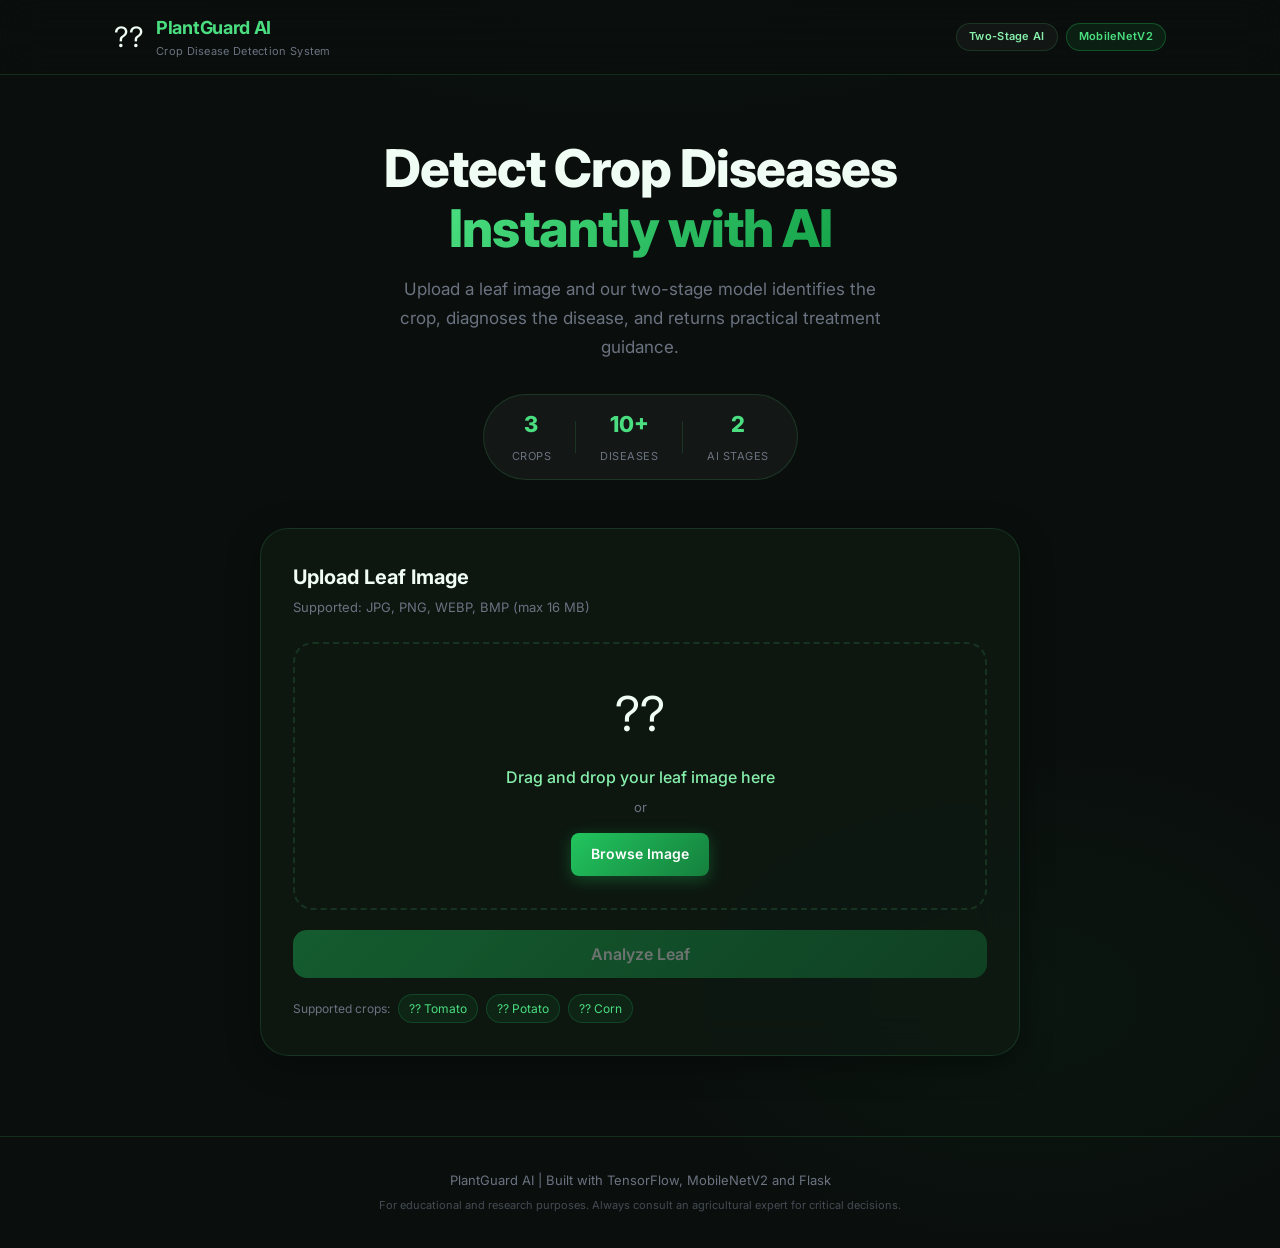
<file: templates/index.html>
<!DOCTYPE html>
<html lang="en">
<head>
  <meta charset="UTF-8" />
  <meta name="viewport" content="width=device-width, initial-scale=1.0" />
  <title>Plant Disease Predictor - AI Crop Health Analyzer</title>
  <meta name="description" content="Upload a crop leaf image to identify tomato, potato, or corn diseases with AI and get treatment recommendations." />
  <link rel="preconnect" href="https://fonts.googleapis.com" />
  <link rel="preconnect" href="https://fonts.gstatic.com" crossorigin />
  <link href="https://fonts.googleapis.com/css2?family=Inter:wght@300;400;500;600;700;800&display=swap" rel="stylesheet" />
  <link rel="stylesheet" href="/static/css/style.css" />
</head>
<body>
  <header class="header">
    <div class="header-inner">
      <div class="logo">
        <span class="logo-icon">??</span>
        <div>
          <span class="logo-title">PlantGuard AI</span>
          <span class="logo-sub">Crop Disease Detection System</span>
        </div>
      </div>
      <nav class="header-nav">
        <span class="nav-badge">Two-Stage AI</span>
        <span class="nav-badge nav-badge--green">MobileNetV2</span>
      </nav>
    </div>
  </header>

  <section class="hero">
    <div class="hero-content">
      <h1 class="hero-title">
        Detect Crop Diseases<br />
        <span class="hero-highlight">Instantly with AI</span>
      </h1>
      <p class="hero-subtitle">
        Upload a leaf image and our two-stage model identifies the crop, diagnoses the disease,
        and returns practical treatment guidance.
      </p>
      <div class="hero-stats">
        <div class="stat">
          <span class="stat-num">3</span>
          <span class="stat-label">Crops</span>
        </div>
        <div class="stat-divider"></div>
        <div class="stat">
          <span class="stat-num">10+</span>
          <span class="stat-label">Diseases</span>
        </div>
        <div class="stat-divider"></div>
        <div class="stat">
          <span class="stat-num">2</span>
          <span class="stat-label">AI Stages</span>
        </div>
      </div>
    </div>
  </section>

  <main class="main">
    <div class="container">
      <div class="card upload-card" id="uploadCard">
        <div class="card-header">
          <h2 class="card-title">Upload Leaf Image</h2>
          <p class="card-subtitle">Supported: JPG, PNG, WEBP, BMP (max 16 MB)</p>
        </div>

        <div class="drop-zone" id="dropZone">
          <div class="drop-zone-content" id="dropZoneContent">
            <div class="drop-icon">??</div>
            <p class="drop-text">Drag and drop your leaf image here</p>
            <p class="drop-subtext">or</p>
            <label class="btn btn--primary" for="fileInput">Browse Image</label>
            <input
              type="file"
              id="fileInput"
              accept="image/png,image/jpeg,image/webp,image/bmp"
              style="display: none;"
            />
          </div>

          <div class="preview-container" id="previewContainer" style="display:none;">
            <img id="previewImage" class="preview-image" alt="Uploaded leaf preview" />
            <div class="preview-overlay">
              <button class="btn btn--outline btn--sm" id="changeImageBtn">Change Image</button>
            </div>
          </div>
        </div>

        <button class="btn btn--primary btn--full btn--lg" id="analyzeBtn" disabled>
          <span id="analyzeBtnText">Analyze Leaf</span>
          <span id="analyzeBtnSpinner" class="spinner" style="display:none;"></span>
        </button>

        <div class="crops-info">
          <span class="crops-label">Supported crops:</span>
          <span class="crop-tag">?? Tomato</span>
          <span class="crop-tag">?? Potato</span>
          <span class="crop-tag">?? Corn</span>
        </div>
      </div>

      <div class="loading-card" id="loadingCard" style="display:none;">
        <div class="loading-animation">
          <div class="pulse-ring"></div>
          <div class="pulse-ring pulse-ring--2"></div>
          <div class="pulse-icon">??</div>
        </div>
        <h3 class="loading-title">Analyzing your leaf...</h3>
        <div class="loading-steps">
          <div class="loading-step" id="step1">
            <span class="step-dot step-dot--active"></span>
            <span>Stage 1: Identifying crop type</span>
          </div>
          <div class="loading-step" id="step2">
            <span class="step-dot"></span>
            <span>Stage 2: Detecting disease</span>
          </div>
          <div class="loading-step" id="step3">
            <span class="step-dot"></span>
            <span>Fetching treatment recommendations</span>
          </div>
        </div>
      </div>

      <div class="error-card" id="errorCard" style="display:none;">
        <div class="error-icon">??</div>
        <h3 class="error-title">Analysis Failed</h3>
        <p class="error-message" id="errorMessage"></p>
        <button class="btn btn--outline" id="retryBtn">Try Again</button>
      </div>

      <div class="result-card" id="resultCard" style="display:none;">
        <div class="result-header">
          <div class="result-header-left">
            <h2 class="result-title">Analysis Complete</h2>
            <p class="result-subtitle">Two-stage AI prediction result</p>
          </div>
          <button class="btn btn--outline btn--sm" id="newAnalysisBtn">+ New Analysis</button>
        </div>

        <div class="warning-banner" id="warningBanner" style="display:none;">
          <span>??</span>
          <span id="warningMessage"></span>
        </div>

        <div class="stages-row">
          <div class="stage-box stage-box--crop">
            <div class="stage-label">Stage 1 - Crop Identified</div>
            <div class="stage-emoji" id="cropEmoji">??</div>
            <div class="stage-value" id="cropName">-</div>
            <div class="confidence-bar-wrap">
              <div class="confidence-bar-track">
                <div class="confidence-bar-fill" id="cropConfBar"></div>
              </div>
              <span class="confidence-pct" id="cropConfPct">-</span>
            </div>
          </div>

          <div class="stages-arrow">?</div>

          <div class="stage-box stage-box--disease">
            <div class="stage-label">Stage 2 - Disease Detected</div>
            <div class="severity-badge" id="severityBadge">-</div>
            <div class="stage-value" id="diseaseName">-</div>
            <div class="confidence-bar-wrap">
              <div class="confidence-bar-track">
                <div class="confidence-bar-fill confidence-bar-fill--disease" id="diseaseConfBar"></div>
              </div>
              <span class="confidence-pct" id="diseaseConfPct">-</span>
            </div>
          </div>
        </div>

        <div class="result-image-wrap">
          <img id="resultImage" class="result-image" alt="Analyzed leaf" />
        </div>

        <!-- Grad-CAM Explainability Section -->
        <div class="gradcam-section" id="gradcamSection" style="display:none;">
          <div class="gradcam-header">
            <h3 class="info-title">🔍 Model Explainability (Grad-CAM)</h3>
            <span class="gradcam-badge">AI Heatmap</span>
          </div>
          <p class="gradcam-description">
            The heatmap highlights which regions of the leaf the model focused on to make
            its prediction. <strong>Warm colors (red/yellow)</strong> indicate high-attention
            areas; <strong>cool colors (blue)</strong> indicate low attention.
          </p>
          <div class="gradcam-images">
            <div class="gradcam-image-card">
              <span class="gradcam-label">Original</span>
              <img id="gradcamOriginal" class="gradcam-img" alt="Original leaf" />
            </div>
            <div class="gradcam-arrow">→</div>
            <div class="gradcam-image-card">
              <span class="gradcam-label">Grad-CAM Overlay</span>
              <img id="gradcamOverlay" class="gradcam-img" alt="Grad-CAM heatmap" />
            </div>
          </div>
          <div class="latency-display" id="latencyDisplay" style="display:none;">
            ⚡ Inference time: <strong id="latencyValue">-</strong> ms
          </div>
        </div>

        <div class="info-section">
          <h3 class="info-title">About This Disease</h3>
          <p class="info-text" id="diseaseDescription">-</p>
        </div>

        <div class="info-section">
          <h3 class="info-title">Symptoms</h3>
          <ul class="info-list" id="symptomsList"></ul>
        </div>

        <div class="info-section info-section--treatment">
          <h3 class="info-title">Treatment</h3>
          <ul class="info-list info-list--treatment" id="treatmentList"></ul>
        </div>

        <div class="info-section info-section--prevention">
          <h3 class="info-title">Prevention</h3>
          <ul class="info-list info-list--prevention" id="preventionList"></ul>
        </div>

        <details class="confidence-details">
          <summary>View full confidence breakdown</summary>
          <div class="confidence-breakdown" id="confidenceBreakdown"></div>
        </details>
      </div>
    </div>
  </main>

  <footer class="footer">
    <p>PlantGuard AI | Built with TensorFlow, MobileNetV2 and Flask</p>
    <p class="footer-note">For educational and research purposes. Always consult an agricultural expert for critical decisions.</p>
  </footer>

  <script src="/static/js/app.js"></script>
</body>
</html>
</file>
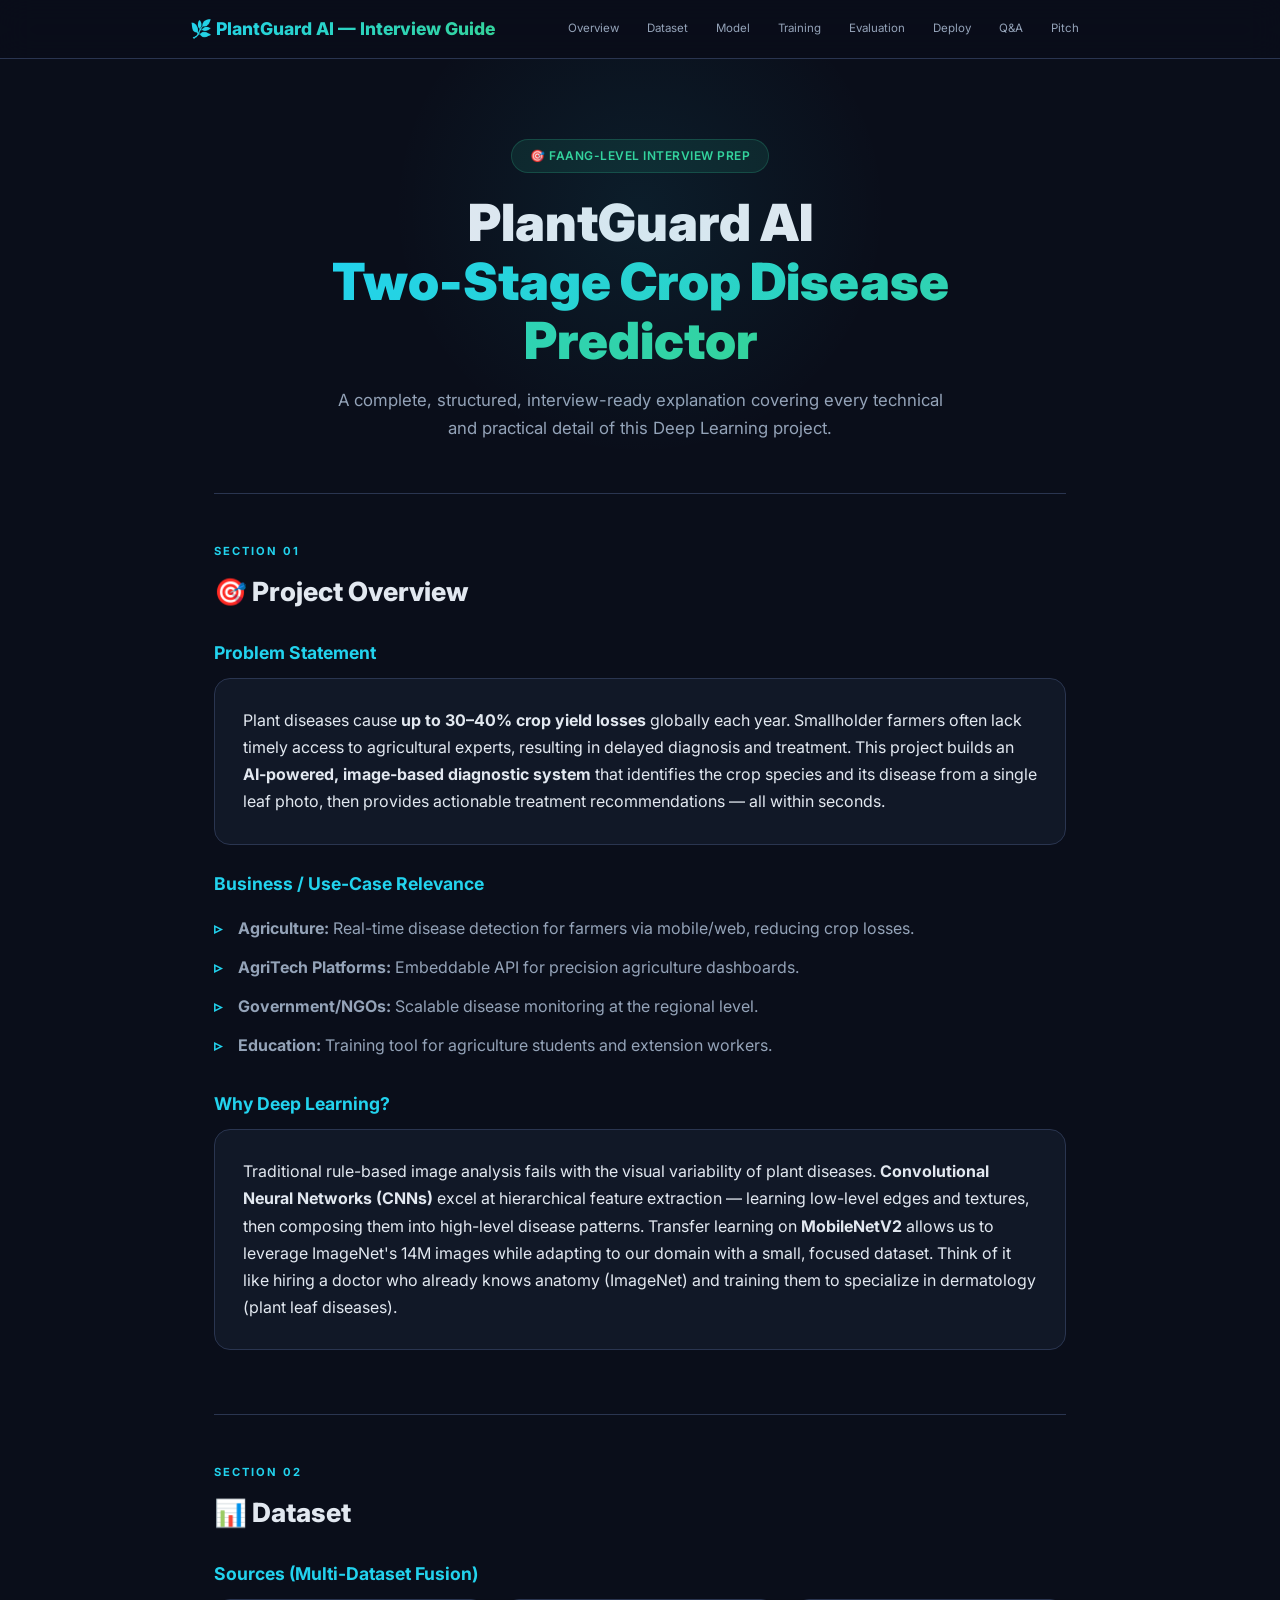
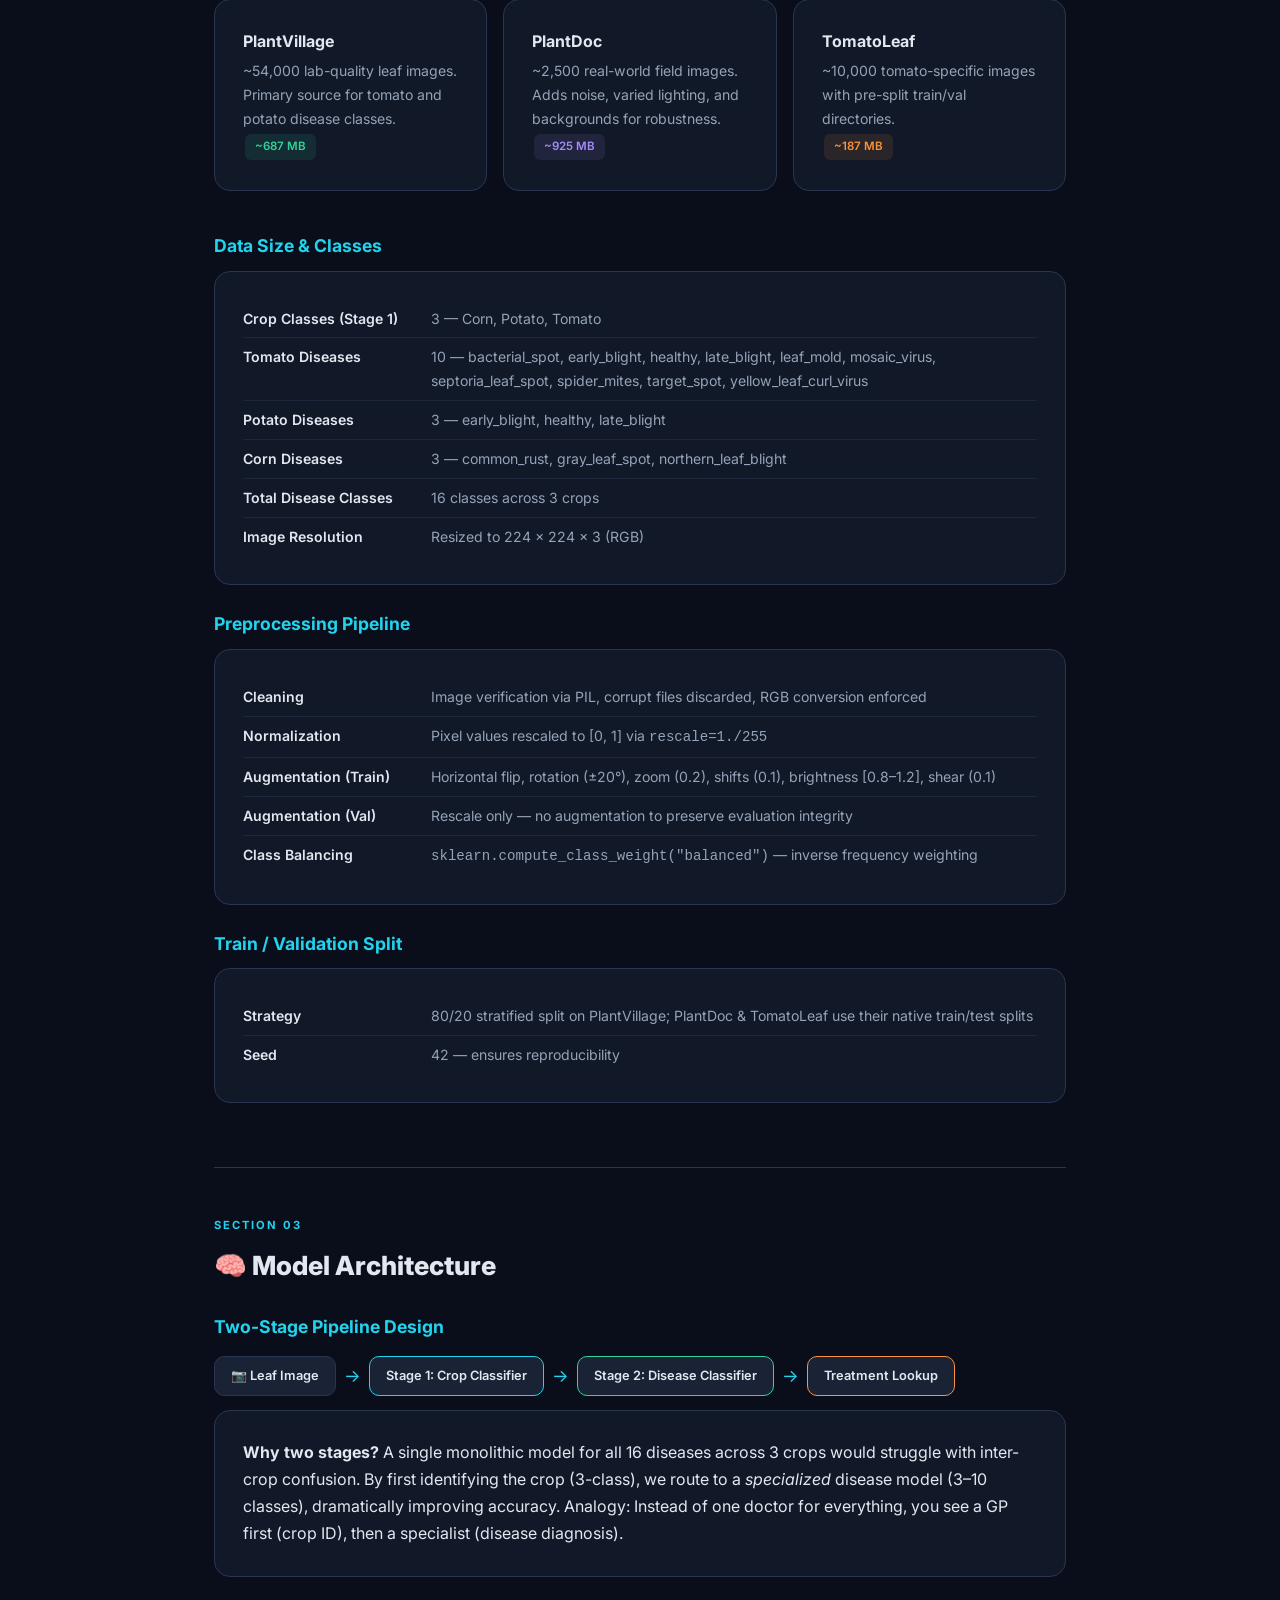
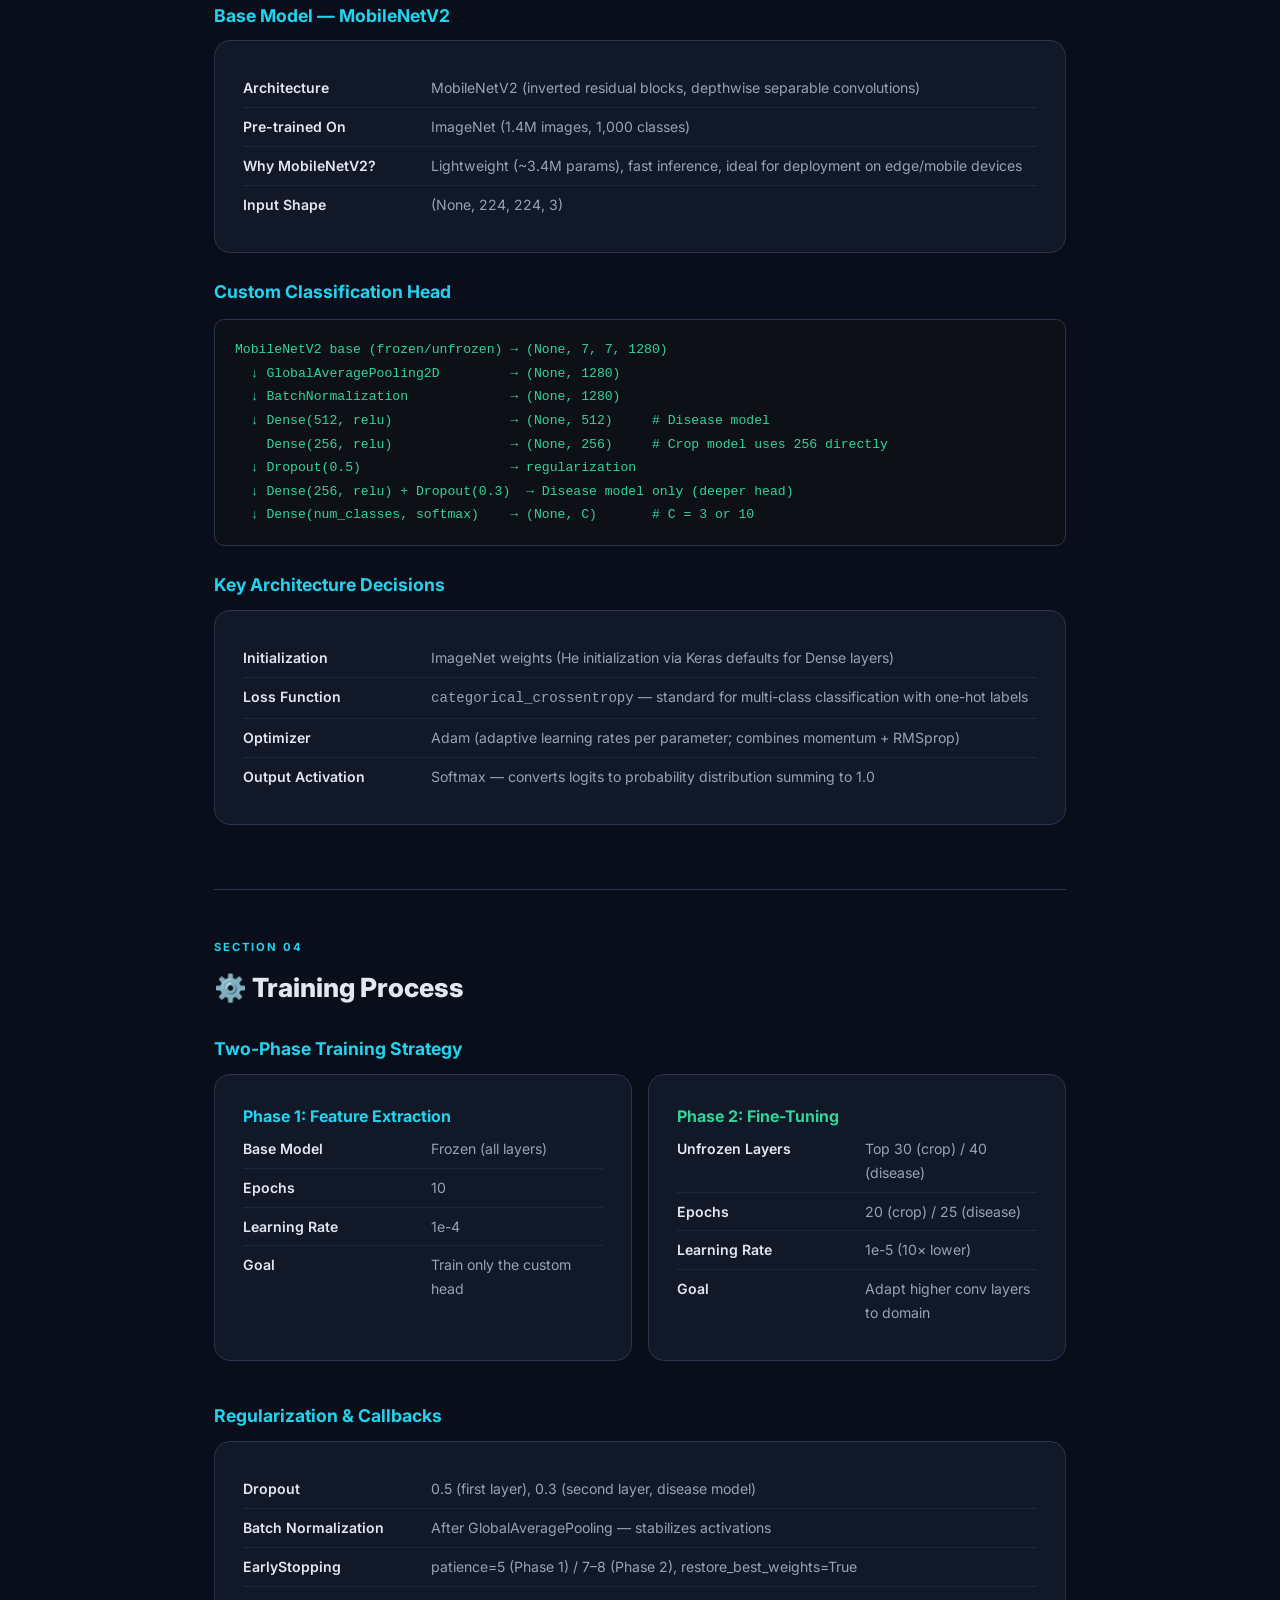
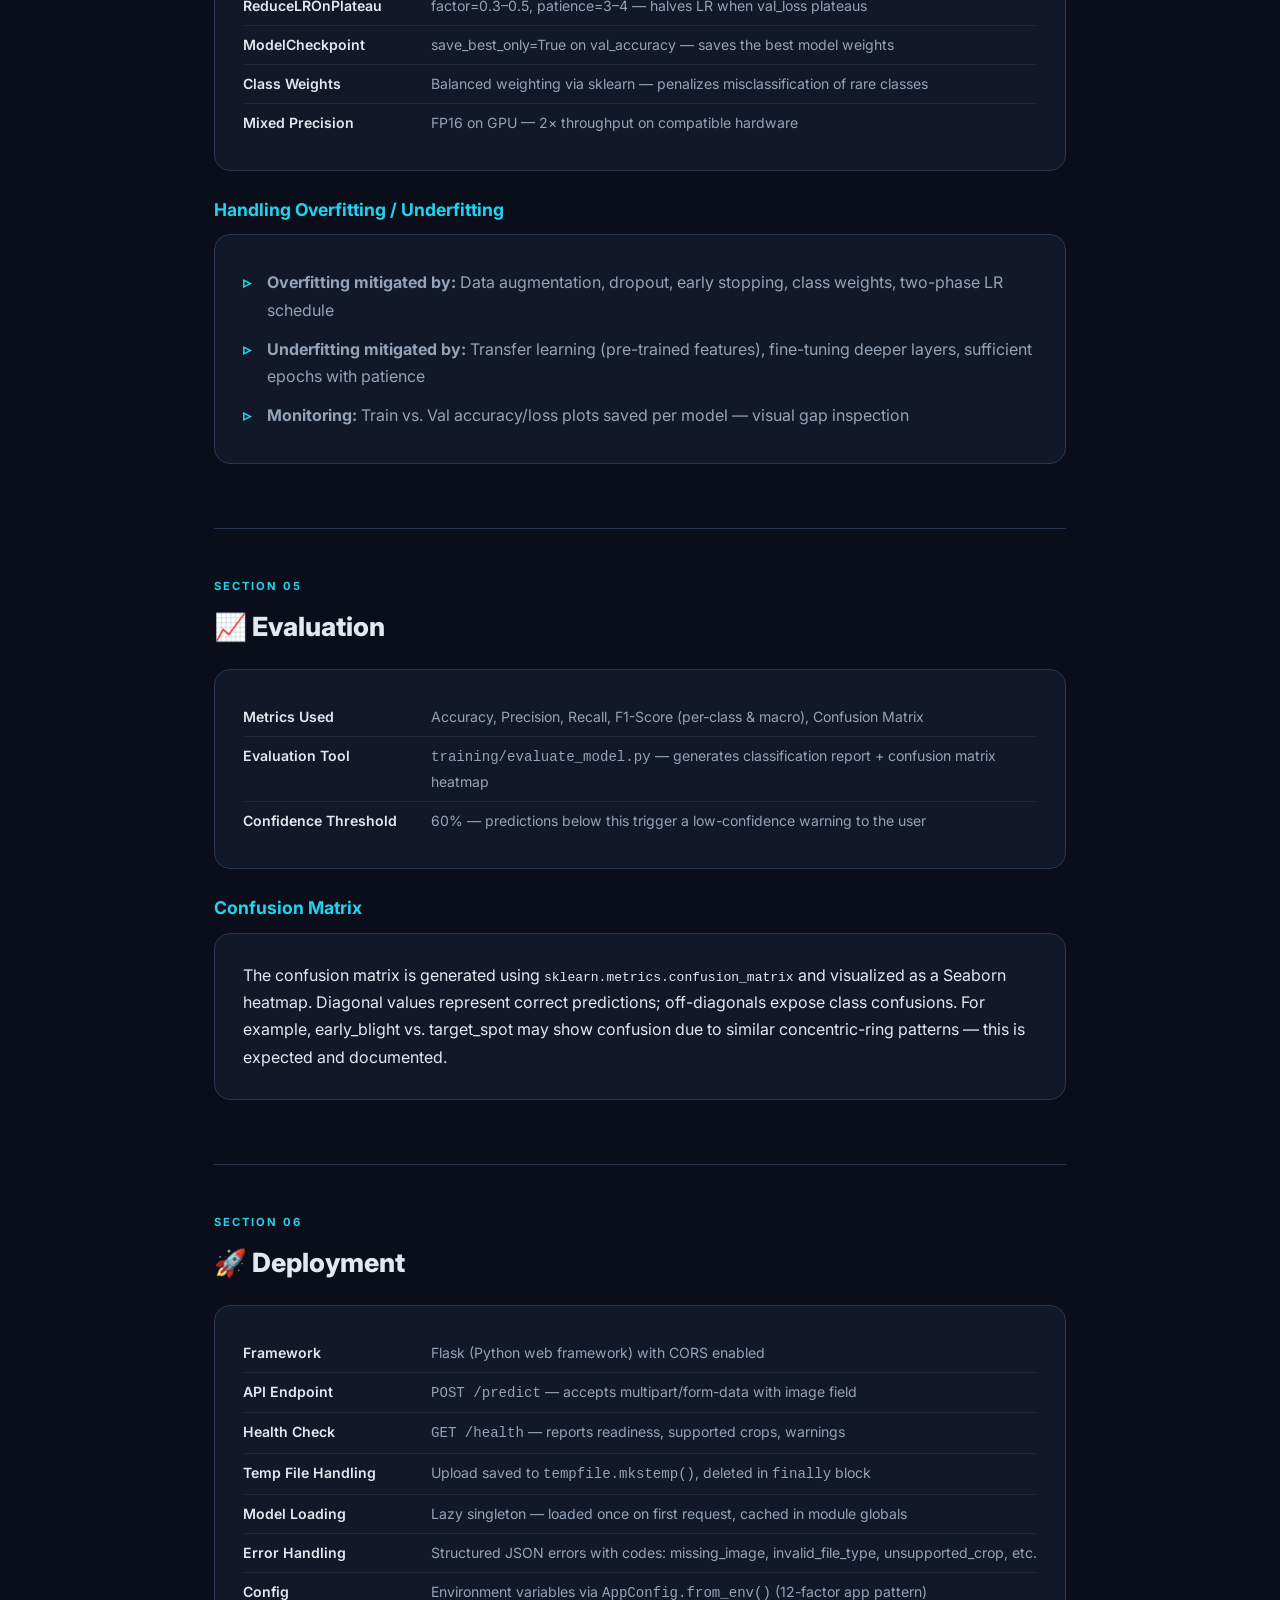
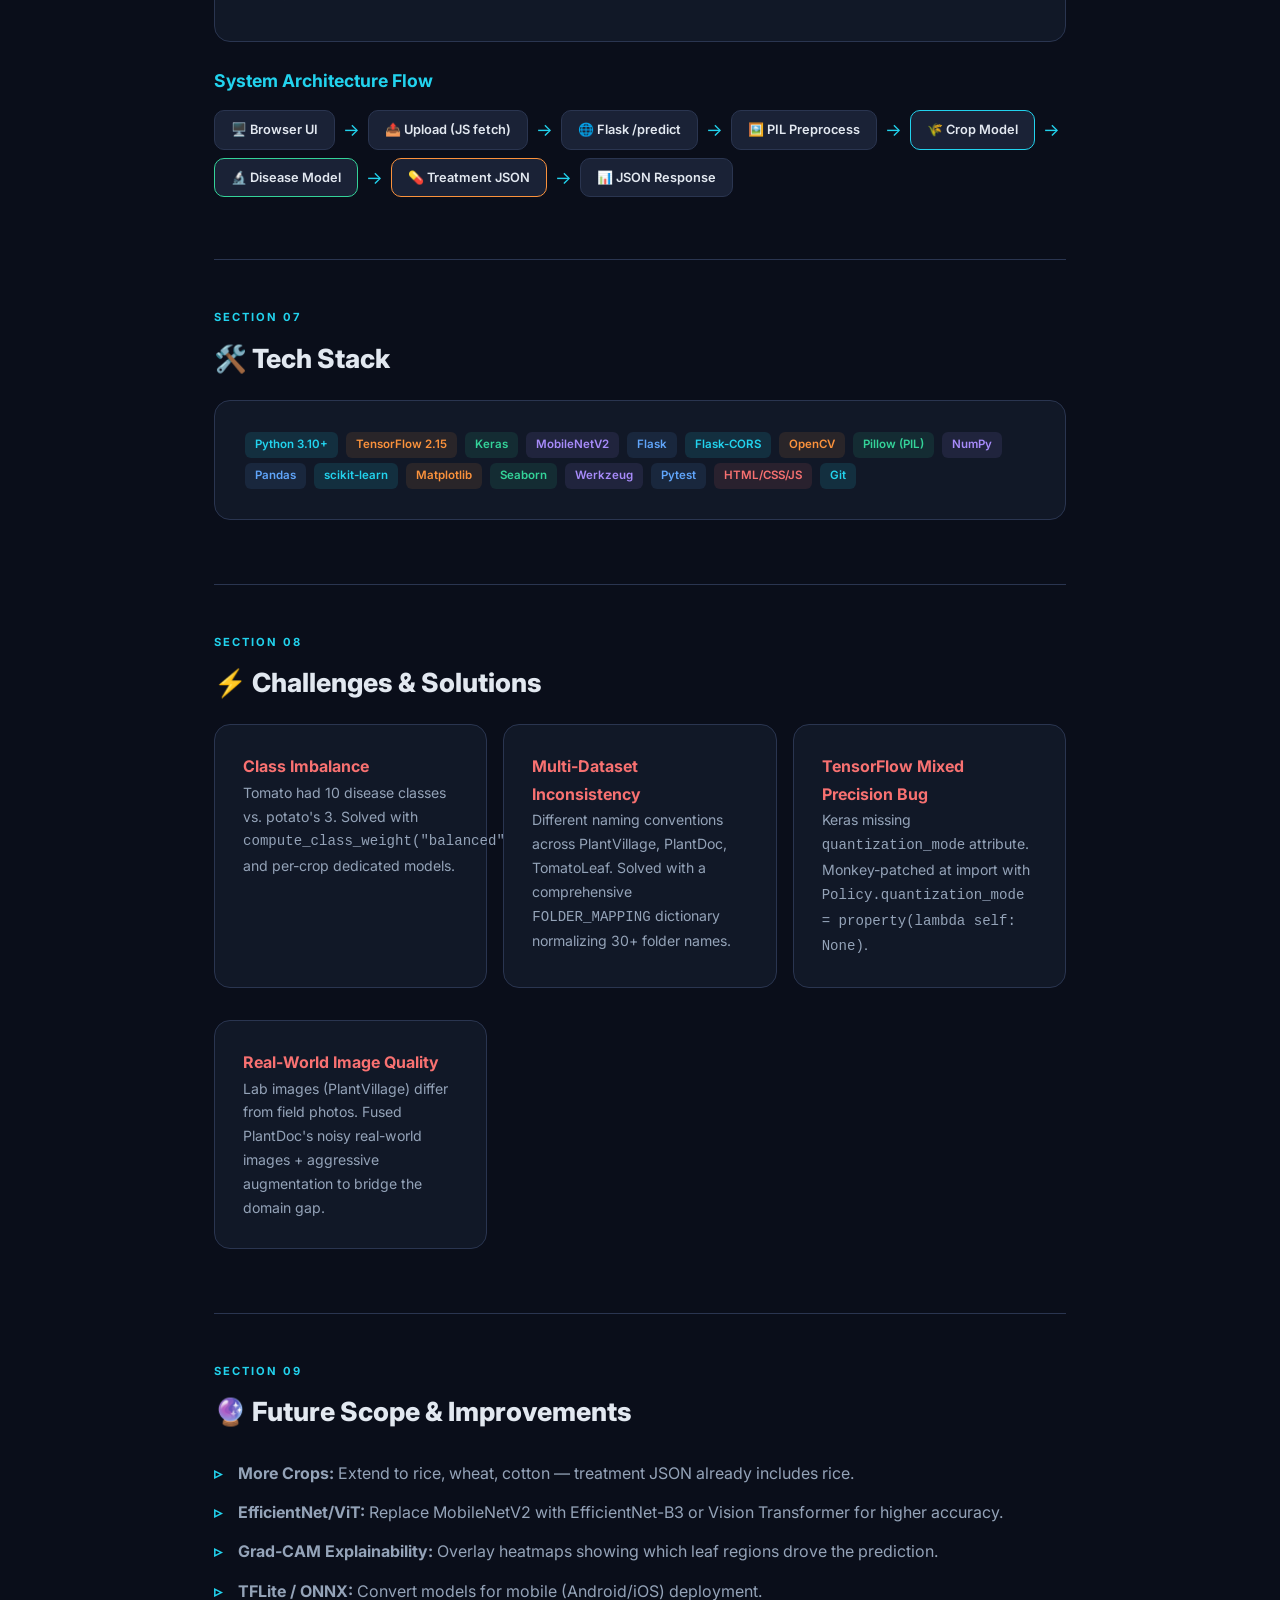
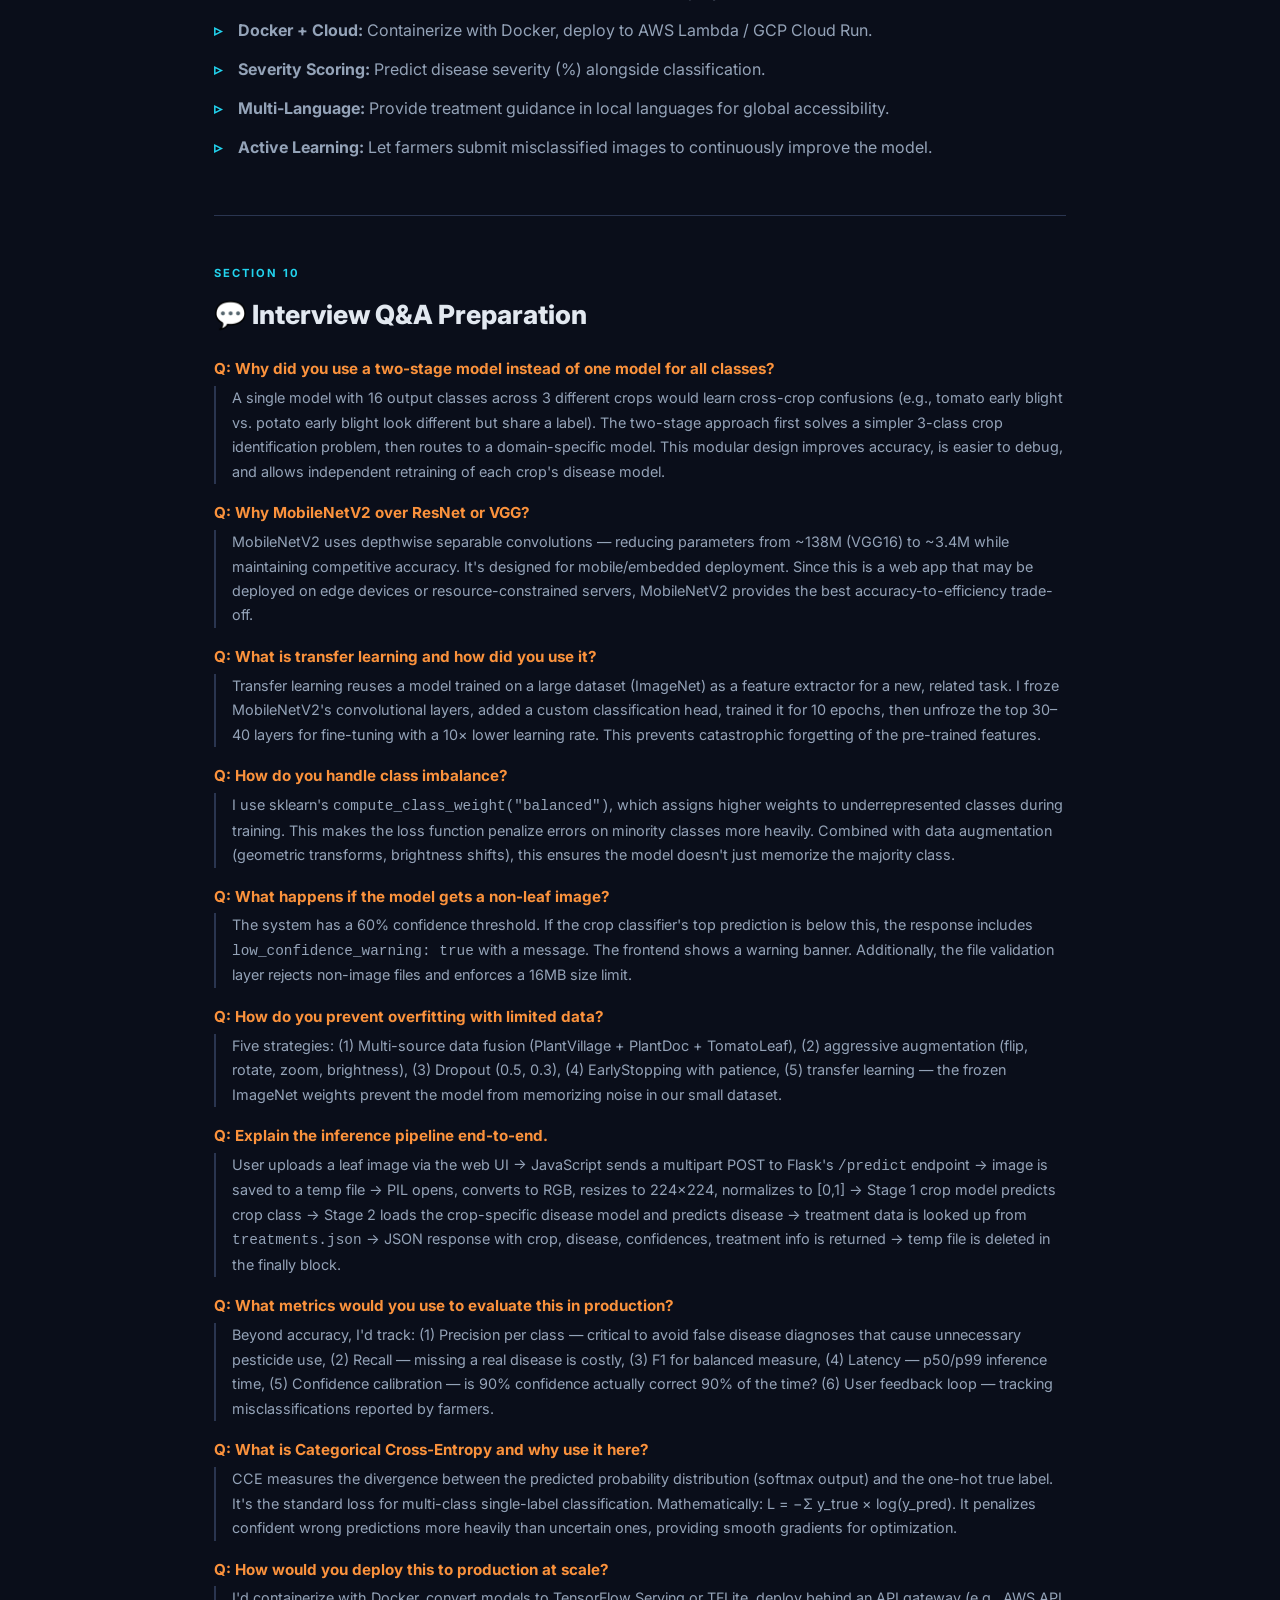
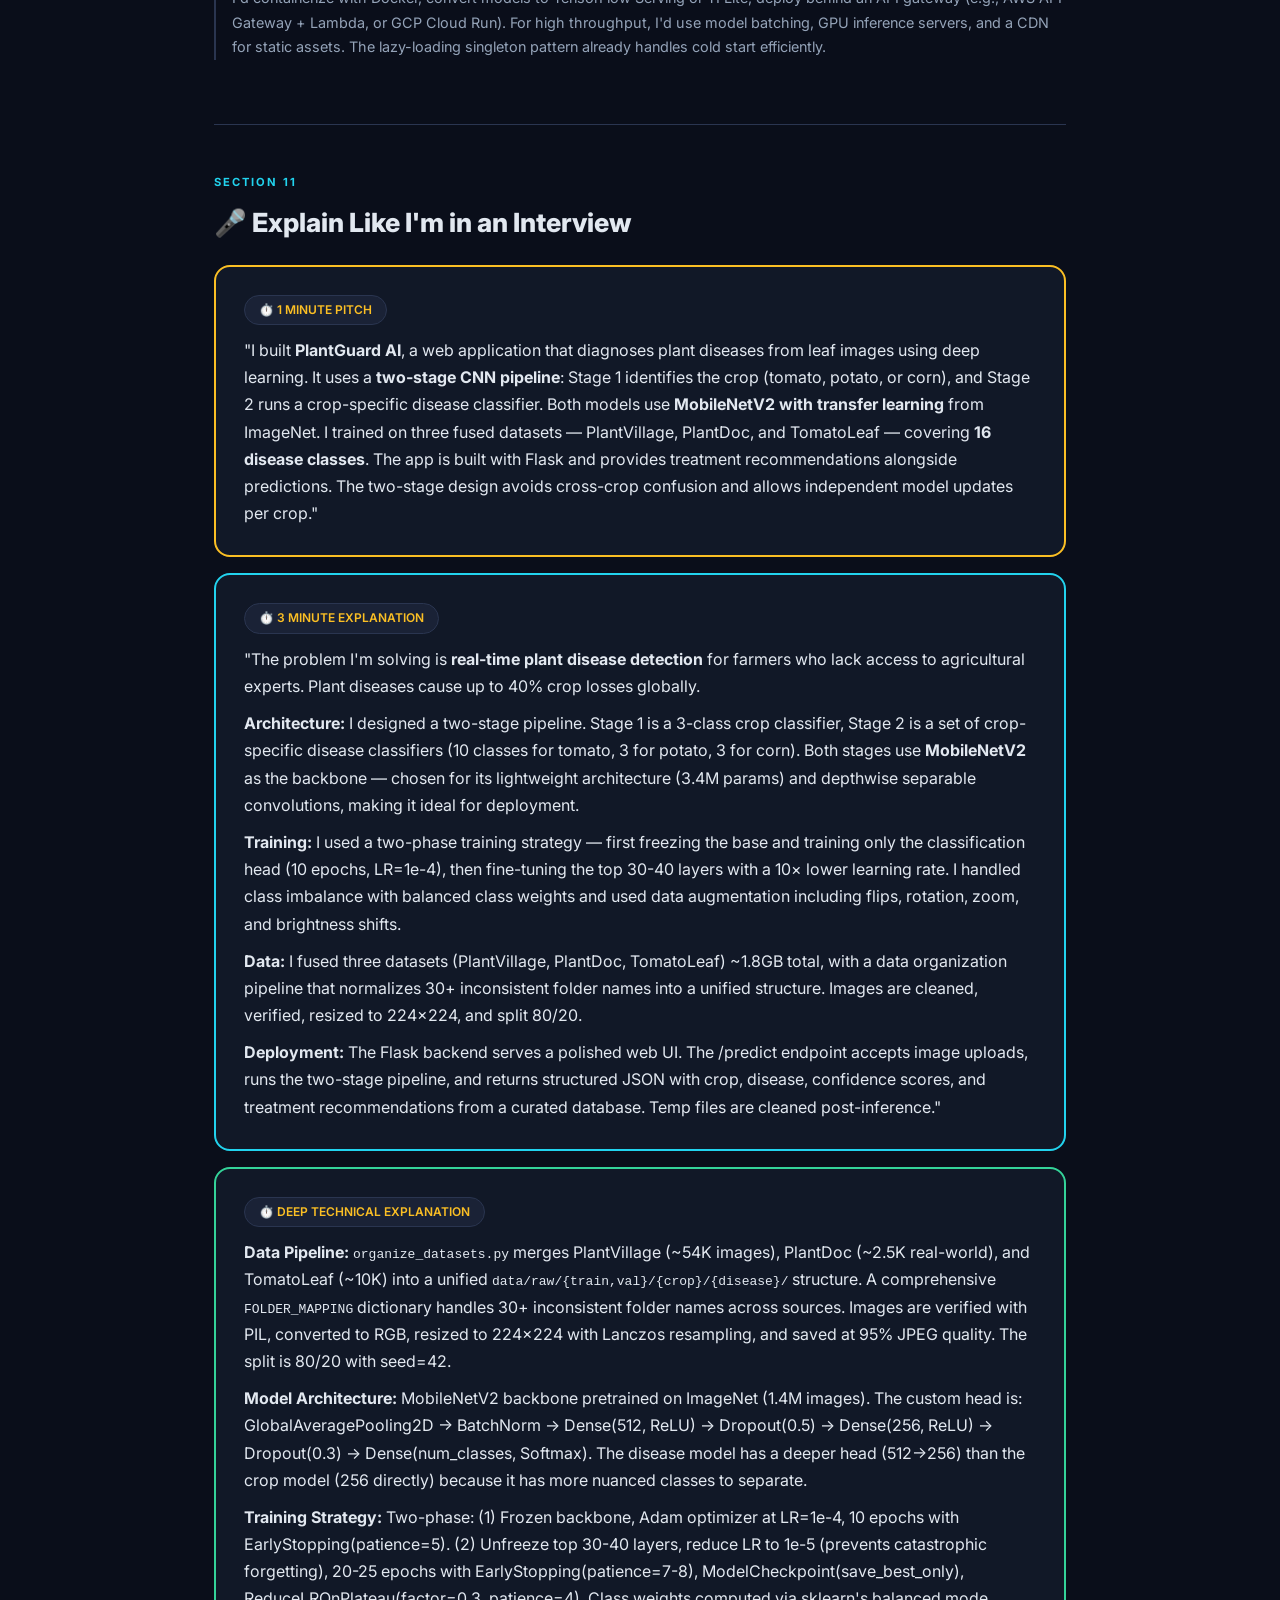
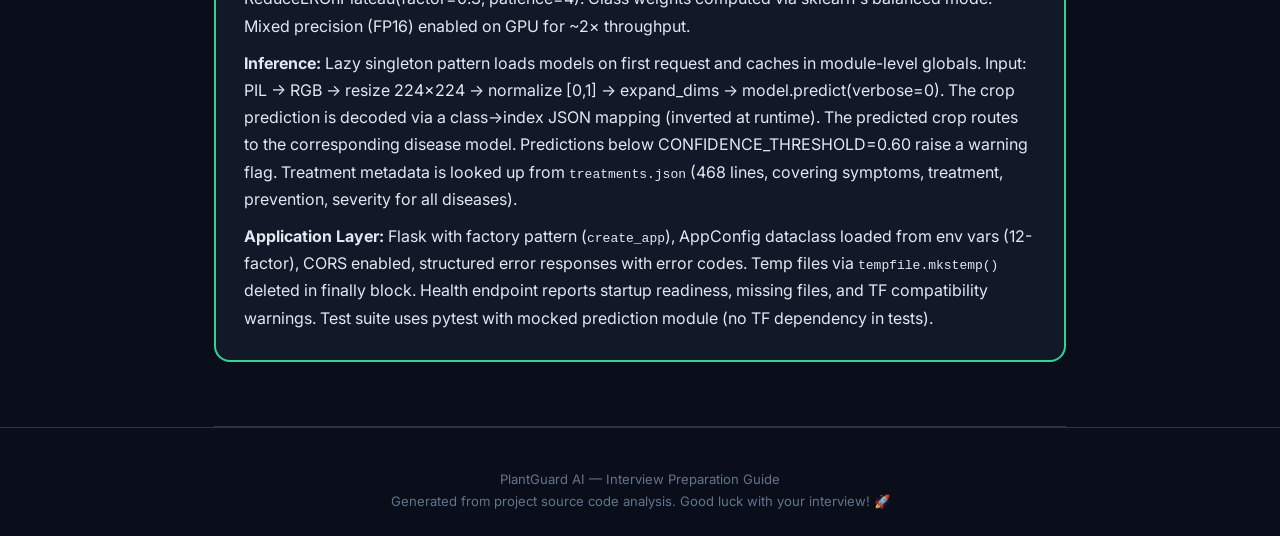
<file: interview.html>
<!DOCTYPE html>
<html lang="en">
<head>
  <meta charset="UTF-8" />
  <meta name="viewport" content="width=device-width, initial-scale=1.0" />
  <title>PlantGuard AI — Interview Preparation Guide</title>
  <link href="https://fonts.googleapis.com/css2?family=Inter:wght@300;400;500;600;700;800;900&display=swap" rel="stylesheet" />
  <style>
    *, *::before, *::after { margin: 0; padding: 0; box-sizing: border-box; }
    :root {
      --bg: #0a0e1a; --surface: #111827; --surface2: #1a2236; --surface3: #1f2a40;
      --border: #2a3550; --text: #e2e8f0; --text2: #94a3b8; --text3: #64748b;
      --accent: #22d3ee; --accent2: #06b6d4; --green: #34d399; --green-bg: rgba(52,211,153,.1);
      --orange: #fb923c; --orange-bg: rgba(251,146,60,.1); --red: #f87171; --red-bg: rgba(248,113,113,.1);
      --purple: #a78bfa; --purple-bg: rgba(167,139,250,.1); --blue: #60a5fa; --blue-bg: rgba(96,165,250,.1);
      --yellow: #fbbf24; --radius: 16px; --radius-sm: 10px;
    }
    html { scroll-behavior: smooth; }
    body { font-family: 'Inter', sans-serif; background: var(--bg); color: var(--text); line-height: 1.7; }
    .container { max-width: 900px; margin: 0 auto; padding: 0 24px; }

    /* NAV */
    .topnav { position: sticky; top: 0; z-index: 100; background: rgba(10,14,26,.85); backdrop-filter: blur(16px); border-bottom: 1px solid var(--border); }
    .topnav-inner { display: flex; align-items: center; justify-content: space-between; padding: 14px 0; }
    .topnav-brand { font-weight: 800; font-size: 1.1rem; background: linear-gradient(135deg, var(--accent), var(--green)); -webkit-background-clip: text; -webkit-text-fill-color: transparent; }
    .topnav-links { display: flex; gap: 6px; flex-wrap: wrap; }
    .topnav-links a { font-size: .72rem; color: var(--text2); text-decoration: none; padding: 4px 10px; border-radius: 6px; transition: .2s; border: 1px solid transparent; }
    .topnav-links a:hover { color: var(--accent); border-color: var(--border); background: var(--surface); }

    /* HERO */
    .hero { text-align: center; padding: 80px 0 50px; position: relative; overflow: hidden; }
    .hero::before { content: ''; position: absolute; width: 500px; height: 500px; background: radial-gradient(circle, rgba(34,211,238,.08), transparent 70%); top: -100px; left: 50%; transform: translateX(-50%); }
    .hero-badge { display: inline-block; padding: 6px 18px; border-radius: 99px; font-size: .75rem; font-weight: 600; background: var(--green-bg); color: var(--green); border: 1px solid rgba(52,211,153,.2); margin-bottom: 20px; letter-spacing: .5px; }
    .hero h1 { font-size: clamp(2rem, 5vw, 3.2rem); font-weight: 900; line-height: 1.15; margin-bottom: 16px; }
    .hero h1 span { background: linear-gradient(135deg, var(--accent), var(--green)); -webkit-background-clip: text; -webkit-text-fill-color: transparent; }
    .hero p { color: var(--text2); font-size: 1.05rem; max-width: 620px; margin: 0 auto; }

    /* SECTION */
    .section { padding: 48px 0; }
    .section-num { font-size: .7rem; font-weight: 700; color: var(--accent); letter-spacing: 2px; text-transform: uppercase; margin-bottom: 8px; }
    .section h2 { font-size: 1.65rem; font-weight: 800; margin-bottom: 20px; }
    .section h3 { font-size: 1.1rem; font-weight: 700; margin: 24px 0 10px; color: var(--accent); }
    .divider { border: none; border-top: 1px solid var(--border); margin: 0; }

    /* CARDS */
    .card { background: var(--surface); border: 1px solid var(--border); border-radius: var(--radius); padding: 28px; margin-bottom: 16px; transition: .3s; }
    .card:hover { border-color: rgba(34,211,238,.25); transform: translateY(-2px); box-shadow: 0 8px 32px rgba(0,0,0,.3); }
    .card-grid { display: grid; grid-template-columns: repeat(auto-fit, minmax(260px, 1fr)); gap: 16px; }

    /* TAG */
    .tag { display: inline-block; padding: 3px 10px; border-radius: 6px; font-size: .72rem; font-weight: 600; margin: 2px 2px; }
    .tag--cyan { background: rgba(34,211,238,.12); color: var(--accent); }
    .tag--green { background: var(--green-bg); color: var(--green); }
    .tag--purple { background: var(--purple-bg); color: var(--purple); }
    .tag--orange { background: var(--orange-bg); color: var(--orange); }
    .tag--blue { background: var(--blue-bg); color: var(--blue); }
    .tag--red { background: var(--red-bg); color: var(--red); }

    /* LISTS */
    ul.fancy { list-style: none; }
    ul.fancy li { padding: 6px 0 6px 24px; position: relative; color: var(--text2); }
    ul.fancy li::before { content: '▹'; position: absolute; left: 0; color: var(--accent); font-weight: 700; }
    .kv { display: flex; gap: 8px; padding: 7px 0; border-bottom: 1px solid rgba(42,53,80,.5); }
    .kv:last-child { border-bottom: none; }
    .kv-key { min-width: 180px; font-weight: 600; color: var(--text); font-size: .88rem; }
    .kv-val { color: var(--text2); font-size: .88rem; }

    /* CODE */
    .codeblock { background: #0d1117; border: 1px solid var(--border); border-radius: var(--radius-sm); padding: 18px 20px; font-family: 'SF Mono', 'Fira Code', monospace; font-size: .82rem; color: var(--green); overflow-x: auto; margin: 12px 0; line-height: 1.8; white-space: pre; }

    /* QA */
    .qa { margin-bottom: 16px; }
    .qa-q { font-weight: 700; color: var(--orange); margin-bottom: 4px; font-size: .95rem; }
    .qa-a { color: var(--text2); padding-left: 16px; border-left: 2px solid var(--border); font-size: .9rem; }

    /* FLOW */
    .flow { display: flex; align-items: center; gap: 8px; flex-wrap: wrap; margin: 14px 0; }
    .flow-step { padding: 8px 16px; border-radius: var(--radius-sm); font-size: .8rem; font-weight: 600; background: var(--surface2); border: 1px solid var(--border); }
    .flow-arrow { color: var(--accent); font-size: 1.1rem; }

    /* ARCH DIAGRAM */
    .arch-box { background: linear-gradient(135deg, var(--surface), var(--surface2)); border: 1px solid var(--border); border-radius: var(--radius); padding: 24px; margin: 16px 0; text-align: center; }

    /* TIMER BADGES */
    .timer-badge { display: inline-flex; align-items: center; gap: 6px; background: var(--surface2); border: 1px solid var(--border); border-radius: 99px; padding: 4px 14px; font-size: .75rem; font-weight: 600; color: var(--yellow); margin-bottom: 12px; }

    /* FOOTER */
    .footer { text-align: center; padding: 40px 0; color: var(--text3); font-size: .82rem; border-top: 1px solid var(--border); }
    @media (max-width: 600px) { .kv { flex-direction: column; gap: 2px; } .kv-key { min-width: auto; } }
  </style>
</head>
<body>
<nav class="topnav"><div class="container topnav-inner">
  <span class="topnav-brand">🌿 PlantGuard AI — Interview Guide</span>
  <div class="topnav-links">
    <a href="#overview">Overview</a><a href="#dataset">Dataset</a><a href="#architecture">Model</a>
    <a href="#training">Training</a><a href="#eval">Evaluation</a><a href="#deploy">Deploy</a>
    <a href="#qa">Q&A</a><a href="#pitch">Pitch</a>
  </div>
</div></nav>

<div class="container">

<!-- HERO -->
<section class="hero">
  <div class="hero-badge">🎯 FAANG-LEVEL INTERVIEW PREP</div>
  <h1>PlantGuard AI<br/><span>Two-Stage Crop Disease Predictor</span></h1>
  <p>A complete, structured, interview-ready explanation covering every technical and practical detail of this Deep Learning project.</p>
</section>
<hr class="divider"/>

<!-- 1. PROJECT OVERVIEW -->
<section class="section" id="overview">
  <div class="section-num">Section 01</div>
  <h2>🎯 Project Overview</h2>

  <h3>Problem Statement</h3>
  <div class="card">
    <p>Plant diseases cause <strong>up to 30–40% crop yield losses</strong> globally each year. Smallholder farmers often lack timely access to agricultural experts, resulting in delayed diagnosis and treatment. This project builds an <strong>AI-powered, image-based diagnostic system</strong> that identifies the crop species and its disease from a single leaf photo, then provides actionable treatment recommendations — all within seconds.</p>
  </div>

  <h3>Business / Use-Case Relevance</h3>
  <ul class="fancy">
    <li><strong>Agriculture:</strong> Real-time disease detection for farmers via mobile/web, reducing crop losses.</li>
    <li><strong>AgriTech Platforms:</strong> Embeddable API for precision agriculture dashboards.</li>
    <li><strong>Government/NGOs:</strong> Scalable disease monitoring at the regional level.</li>
    <li><strong>Education:</strong> Training tool for agriculture students and extension workers.</li>
  </ul>

  <h3>Why Deep Learning?</h3>
  <div class="card">
    <p>Traditional rule-based image analysis fails with the visual variability of plant diseases. <strong>Convolutional Neural Networks (CNNs)</strong> excel at hierarchical feature extraction — learning low-level edges and textures, then composing them into high-level disease patterns. Transfer learning on <strong>MobileNetV2</strong> allows us to leverage ImageNet's 14M images while adapting to our domain with a small, focused dataset. Think of it like hiring a doctor who already knows anatomy (ImageNet) and training them to specialize in dermatology (plant leaf diseases).</p>
  </div>
</section>
<hr class="divider"/>

<!-- 2. DATASET -->
<section class="section" id="dataset">
  <div class="section-num">Section 02</div>
  <h2>📊 Dataset</h2>

  <h3>Sources (Multi-Dataset Fusion)</h3>
  <div class="card-grid">
    <div class="card">
      <strong>PlantVillage</strong>
      <p style="color:var(--text2);font-size:.88rem;margin-top:4px;">~54,000 lab-quality leaf images. Primary source for tomato and potato disease classes.</p>
      <span class="tag tag--green">~687 MB</span>
    </div>
    <div class="card">
      <strong>PlantDoc</strong>
      <p style="color:var(--text2);font-size:.88rem;margin-top:4px;">~2,500 real-world field images. Adds noise, varied lighting, and backgrounds for robustness.</p>
      <span class="tag tag--purple">~925 MB</span>
    </div>
    <div class="card">
      <strong>TomatoLeaf</strong>
      <p style="color:var(--text2);font-size:.88rem;margin-top:4px;">~10,000 tomato-specific images with pre-split train/val directories.</p>
      <span class="tag tag--orange">~187 MB</span>
    </div>
  </div>

  <h3>Data Size & Classes</h3>
  <div class="card">
    <div class="kv"><span class="kv-key">Crop Classes (Stage 1)</span><span class="kv-val">3 — Corn, Potato, Tomato</span></div>
    <div class="kv"><span class="kv-key">Tomato Diseases</span><span class="kv-val">10 — bacterial_spot, early_blight, healthy, late_blight, leaf_mold, mosaic_virus, septoria_leaf_spot, spider_mites, target_spot, yellow_leaf_curl_virus</span></div>
    <div class="kv"><span class="kv-key">Potato Diseases</span><span class="kv-val">3 — early_blight, healthy, late_blight</span></div>
    <div class="kv"><span class="kv-key">Corn Diseases</span><span class="kv-val">3 — common_rust, gray_leaf_spot, northern_leaf_blight</span></div>
    <div class="kv"><span class="kv-key">Total Disease Classes</span><span class="kv-val">16 classes across 3 crops</span></div>
    <div class="kv"><span class="kv-key">Image Resolution</span><span class="kv-val">Resized to 224 × 224 × 3 (RGB)</span></div>
  </div>

  <h3>Preprocessing Pipeline</h3>
  <div class="card">
    <div class="kv"><span class="kv-key">Cleaning</span><span class="kv-val">Image verification via PIL, corrupt files discarded, RGB conversion enforced</span></div>
    <div class="kv"><span class="kv-key">Normalization</span><span class="kv-val">Pixel values rescaled to [0, 1] via <code>rescale=1./255</code></span></div>
    <div class="kv"><span class="kv-key">Augmentation (Train)</span><span class="kv-val">Horizontal flip, rotation (±20°), zoom (0.2), shifts (0.1), brightness [0.8–1.2], shear (0.1)</span></div>
    <div class="kv"><span class="kv-key">Augmentation (Val)</span><span class="kv-val">Rescale only — no augmentation to preserve evaluation integrity</span></div>
    <div class="kv"><span class="kv-key">Class Balancing</span><span class="kv-val"><code>sklearn.compute_class_weight("balanced")</code> — inverse frequency weighting</span></div>
  </div>

  <h3>Train / Validation Split</h3>
  <div class="card">
    <div class="kv"><span class="kv-key">Strategy</span><span class="kv-val">80/20 stratified split on PlantVillage; PlantDoc & TomatoLeaf use their native train/test splits</span></div>
    <div class="kv"><span class="kv-key">Seed</span><span class="kv-val">42 — ensures reproducibility</span></div>
  </div>
</section>
<hr class="divider"/>

<!-- 3. MODEL ARCHITECTURE -->
<section class="section" id="architecture">
  <div class="section-num">Section 03</div>
  <h2>🧠 Model Architecture</h2>

  <h3>Two-Stage Pipeline Design</h3>
  <div class="flow">
    <span class="flow-step">📷 Leaf Image</span><span class="flow-arrow">→</span>
    <span class="flow-step" style="border-color:var(--accent);">Stage 1: Crop Classifier</span><span class="flow-arrow">→</span>
    <span class="flow-step" style="border-color:var(--green);">Stage 2: Disease Classifier</span><span class="flow-arrow">→</span>
    <span class="flow-step" style="border-color:var(--orange);">Treatment Lookup</span>
  </div>
  <div class="card">
    <p><strong>Why two stages?</strong> A single monolithic model for all 16 diseases across 3 crops would struggle with inter-crop confusion. By first identifying the crop (3-class), we route to a <em>specialized</em> disease model (3–10 classes), dramatically improving accuracy. Analogy: Instead of one doctor for everything, you see a GP first (crop ID), then a specialist (disease diagnosis).</p>
  </div>

  <h3>Base Model — MobileNetV2</h3>
  <div class="card">
    <div class="kv"><span class="kv-key">Architecture</span><span class="kv-val">MobileNetV2 (inverted residual blocks, depthwise separable convolutions)</span></div>
    <div class="kv"><span class="kv-key">Pre-trained On</span><span class="kv-val">ImageNet (1.4M images, 1,000 classes)</span></div>
    <div class="kv"><span class="kv-key">Why MobileNetV2?</span><span class="kv-val">Lightweight (~3.4M params), fast inference, ideal for deployment on edge/mobile devices</span></div>
    <div class="kv"><span class="kv-key">Input Shape</span><span class="kv-val">(None, 224, 224, 3)</span></div>
  </div>

  <h3>Custom Classification Head</h3>
  <div class="codeblock">MobileNetV2 base (frozen/unfrozen) → (None, 7, 7, 1280)
  ↓ GlobalAveragePooling2D         → (None, 1280)
  ↓ BatchNormalization             → (None, 1280)
  ↓ Dense(512, relu)               → (None, 512)     # Disease model
    Dense(256, relu)               → (None, 256)     # Crop model uses 256 directly
  ↓ Dropout(0.5)                   → regularization
  ↓ Dense(256, relu) + Dropout(0.3)  → Disease model only (deeper head)
  ↓ Dense(num_classes, softmax)    → (None, C)       # C = 3 or 10</div>

  <h3>Key Architecture Decisions</h3>
  <div class="card">
    <div class="kv"><span class="kv-key">Initialization</span><span class="kv-val">ImageNet weights (He initialization via Keras defaults for Dense layers)</span></div>
    <div class="kv"><span class="kv-key">Loss Function</span><span class="kv-val"><code>categorical_crossentropy</code> — standard for multi-class classification with one-hot labels</span></div>
    <div class="kv"><span class="kv-key">Optimizer</span><span class="kv-val">Adam (adaptive learning rates per parameter; combines momentum + RMSprop)</span></div>
    <div class="kv"><span class="kv-key">Output Activation</span><span class="kv-val">Softmax — converts logits to probability distribution summing to 1.0</span></div>
  </div>
</section>
<hr class="divider"/>

<!-- 4. TRAINING -->
<section class="section" id="training">
  <div class="section-num">Section 04</div>
  <h2>⚙️ Training Process</h2>

  <h3>Two-Phase Training Strategy</h3>
  <div class="card-grid">
    <div class="card">
      <strong style="color:var(--accent);">Phase 1: Feature Extraction</strong>
      <div class="kv"><span class="kv-key">Base Model</span><span class="kv-val">Frozen (all layers)</span></div>
      <div class="kv"><span class="kv-key">Epochs</span><span class="kv-val">10</span></div>
      <div class="kv"><span class="kv-key">Learning Rate</span><span class="kv-val">1e-4</span></div>
      <div class="kv"><span class="kv-key">Goal</span><span class="kv-val">Train only the custom head</span></div>
    </div>
    <div class="card">
      <strong style="color:var(--green);">Phase 2: Fine-Tuning</strong>
      <div class="kv"><span class="kv-key">Unfrozen Layers</span><span class="kv-val">Top 30 (crop) / 40 (disease)</span></div>
      <div class="kv"><span class="kv-key">Epochs</span><span class="kv-val">20 (crop) / 25 (disease)</span></div>
      <div class="kv"><span class="kv-key">Learning Rate</span><span class="kv-val">1e-5 (10× lower)</span></div>
      <div class="kv"><span class="kv-key">Goal</span><span class="kv-val">Adapt higher conv layers to domain</span></div>
    </div>
  </div>

  <h3>Regularization & Callbacks</h3>
  <div class="card">
    <div class="kv"><span class="kv-key">Dropout</span><span class="kv-val">0.5 (first layer), 0.3 (second layer, disease model)</span></div>
    <div class="kv"><span class="kv-key">Batch Normalization</span><span class="kv-val">After GlobalAveragePooling — stabilizes activations</span></div>
    <div class="kv"><span class="kv-key">EarlyStopping</span><span class="kv-val">patience=5 (Phase 1) / 7–8 (Phase 2), restore_best_weights=True</span></div>
    <div class="kv"><span class="kv-key">ReduceLROnPlateau</span><span class="kv-val">factor=0.3–0.5, patience=3–4 — halves LR when val_loss plateaus</span></div>
    <div class="kv"><span class="kv-key">ModelCheckpoint</span><span class="kv-val">save_best_only=True on val_accuracy — saves the best model weights</span></div>
    <div class="kv"><span class="kv-key">Class Weights</span><span class="kv-val">Balanced weighting via sklearn — penalizes misclassification of rare classes</span></div>
    <div class="kv"><span class="kv-key">Mixed Precision</span><span class="kv-val">FP16 on GPU — 2× throughput on compatible hardware</span></div>
  </div>

  <h3>Handling Overfitting / Underfitting</h3>
  <div class="card">
    <ul class="fancy">
      <li><strong>Overfitting mitigated by:</strong> Data augmentation, dropout, early stopping, class weights, two-phase LR schedule</li>
      <li><strong>Underfitting mitigated by:</strong> Transfer learning (pre-trained features), fine-tuning deeper layers, sufficient epochs with patience</li>
      <li><strong>Monitoring:</strong> Train vs. Val accuracy/loss plots saved per model — visual gap inspection</li>
    </ul>
  </div>
</section>
<hr class="divider"/>

<!-- 5. EVALUATION -->
<section class="section" id="eval">
  <div class="section-num">Section 05</div>
  <h2>📈 Evaluation</h2>
  <div class="card">
    <div class="kv"><span class="kv-key">Metrics Used</span><span class="kv-val">Accuracy, Precision, Recall, F1-Score (per-class & macro), Confusion Matrix</span></div>
    <div class="kv"><span class="kv-key">Evaluation Tool</span><span class="kv-val"><code>training/evaluate_model.py</code> — generates classification report + confusion matrix heatmap</span></div>
    <div class="kv"><span class="kv-key">Confidence Threshold</span><span class="kv-val">60% — predictions below this trigger a low-confidence warning to the user</span></div>
  </div>
  <h3>Confusion Matrix</h3>
  <div class="card">
    <p>The confusion matrix is generated using <code>sklearn.metrics.confusion_matrix</code> and visualized as a Seaborn heatmap. Diagonal values represent correct predictions; off-diagonals expose class confusions. For example, early_blight vs. target_spot may show confusion due to similar concentric-ring patterns — this is expected and documented.</p>
  </div>
</section>
<hr class="divider"/>

<!-- 6. DEPLOYMENT -->
<section class="section" id="deploy">
  <div class="section-num">Section 06</div>
  <h2>🚀 Deployment</h2>
  <div class="card">
    <div class="kv"><span class="kv-key">Framework</span><span class="kv-val">Flask (Python web framework) with CORS enabled</span></div>
    <div class="kv"><span class="kv-key">API Endpoint</span><span class="kv-val"><code>POST /predict</code> — accepts multipart/form-data with image field</span></div>
    <div class="kv"><span class="kv-key">Health Check</span><span class="kv-val"><code>GET /health</code> — reports readiness, supported crops, warnings</span></div>
    <div class="kv"><span class="kv-key">Temp File Handling</span><span class="kv-val">Upload saved to <code>tempfile.mkstemp()</code>, deleted in <code>finally</code> block</span></div>
    <div class="kv"><span class="kv-key">Model Loading</span><span class="kv-val">Lazy singleton — loaded once on first request, cached in module globals</span></div>
    <div class="kv"><span class="kv-key">Error Handling</span><span class="kv-val">Structured JSON errors with codes: missing_image, invalid_file_type, unsupported_crop, etc.</span></div>
    <div class="kv"><span class="kv-key">Config</span><span class="kv-val">Environment variables via <code>AppConfig.from_env()</code> (12-factor app pattern)</span></div>
  </div>

  <h3>System Architecture Flow</h3>
  <div class="flow">
    <span class="flow-step">🖥️ Browser UI</span><span class="flow-arrow">→</span>
    <span class="flow-step">📤 Upload (JS fetch)</span><span class="flow-arrow">→</span>
    <span class="flow-step">🌐 Flask /predict</span><span class="flow-arrow">→</span>
    <span class="flow-step">🖼️ PIL Preprocess</span><span class="flow-arrow">→</span>
    <span class="flow-step" style="border-color:var(--accent);">🌾 Crop Model</span><span class="flow-arrow">→</span>
    <span class="flow-step" style="border-color:var(--green);">🔬 Disease Model</span><span class="flow-arrow">→</span>
    <span class="flow-step" style="border-color:var(--orange);">💊 Treatment JSON</span><span class="flow-arrow">→</span>
    <span class="flow-step">📊 JSON Response</span>
  </div>
</section>
<hr class="divider"/>

<!-- 7. TECH STACK -->
<section class="section" id="stack">
  <div class="section-num">Section 07</div>
  <h2>🛠️ Tech Stack</h2>
  <div class="card">
    <p>
      <span class="tag tag--cyan">Python 3.10+</span>
      <span class="tag tag--orange">TensorFlow 2.15</span>
      <span class="tag tag--green">Keras</span>
      <span class="tag tag--purple">MobileNetV2</span>
      <span class="tag tag--blue">Flask</span>
      <span class="tag tag--cyan">Flask-CORS</span>
      <span class="tag tag--orange">OpenCV</span>
      <span class="tag tag--green">Pillow (PIL)</span>
      <span class="tag tag--purple">NumPy</span>
      <span class="tag tag--blue">Pandas</span>
      <span class="tag tag--cyan">scikit-learn</span>
      <span class="tag tag--orange">Matplotlib</span>
      <span class="tag tag--green">Seaborn</span>
      <span class="tag tag--purple">Werkzeug</span>
      <span class="tag tag--blue">Pytest</span>
      <span class="tag tag--red">HTML/CSS/JS</span>
      <span class="tag tag--cyan">Git</span>
    </p>
  </div>
</section>
<hr class="divider"/>

<!-- 8. CHALLENGES -->
<section class="section" id="challenges">
  <div class="section-num">Section 08</div>
  <h2>⚡ Challenges & Solutions</h2>
  <div class="card-grid">
    <div class="card">
      <strong style="color:var(--red);">Class Imbalance</strong>
      <p style="color:var(--text2);font-size:.88rem;">Tomato had 10 disease classes vs. potato's 3. Solved with <code>compute_class_weight("balanced")</code> and per-crop dedicated models.</p>
    </div>
    <div class="card">
      <strong style="color:var(--red);">Multi-Dataset Inconsistency</strong>
      <p style="color:var(--text2);font-size:.88rem;">Different naming conventions across PlantVillage, PlantDoc, TomatoLeaf. Solved with a comprehensive <code>FOLDER_MAPPING</code> dictionary normalizing 30+ folder names.</p>
    </div>
    <div class="card">
      <strong style="color:var(--red);">TensorFlow Mixed Precision Bug</strong>
      <p style="color:var(--text2);font-size:.88rem;">Keras missing <code>quantization_mode</code> attribute. Monkey-patched at import with <code>Policy.quantization_mode = property(lambda self: None)</code>.</p>
    </div>
    <div class="card">
      <strong style="color:var(--red);">Real-World Image Quality</strong>
      <p style="color:var(--text2);font-size:.88rem;">Lab images (PlantVillage) differ from field photos. Fused PlantDoc's noisy real-world images + aggressive augmentation to bridge the domain gap.</p>
    </div>
  </div>
</section>
<hr class="divider"/>

<!-- 9. IMPROVEMENTS -->
<section class="section" id="improvements">
  <div class="section-num">Section 09</div>
  <h2>🔮 Future Scope & Improvements</h2>
  <ul class="fancy">
    <li><strong>More Crops:</strong> Extend to rice, wheat, cotton — treatment JSON already includes rice.</li>
    <li><strong>EfficientNet/ViT:</strong> Replace MobileNetV2 with EfficientNet-B3 or Vision Transformer for higher accuracy.</li>
    <li><strong>Grad-CAM Explainability:</strong> Overlay heatmaps showing which leaf regions drove the prediction.</li>
    <li><strong>TFLite / ONNX:</strong> Convert models for mobile (Android/iOS) deployment.</li>
    <li><strong>Docker + Cloud:</strong> Containerize with Docker, deploy to AWS Lambda / GCP Cloud Run.</li>
    <li><strong>Severity Scoring:</strong> Predict disease severity (%) alongside classification.</li>
    <li><strong>Multi-Language:</strong> Provide treatment guidance in local languages for global accessibility.</li>
    <li><strong>Active Learning:</strong> Let farmers submit misclassified images to continuously improve the model.</li>
  </ul>
</section>
<hr class="divider"/>

<!-- 10. INTERVIEW Q&A -->
<section class="section" id="qa">
  <div class="section-num">Section 10</div>
  <h2>💬 Interview Q&A Preparation</h2>

  <div class="qa">
    <div class="qa-q">Q: Why did you use a two-stage model instead of one model for all classes?</div>
    <div class="qa-a">A single model with 16 output classes across 3 different crops would learn cross-crop confusions (e.g., tomato early blight vs. potato early blight look different but share a label). The two-stage approach first solves a simpler 3-class crop identification problem, then routes to a domain-specific model. This modular design improves accuracy, is easier to debug, and allows independent retraining of each crop's disease model.</div>
  </div>
  <div class="qa">
    <div class="qa-q">Q: Why MobileNetV2 over ResNet or VGG?</div>
    <div class="qa-a">MobileNetV2 uses depthwise separable convolutions — reducing parameters from ~138M (VGG16) to ~3.4M while maintaining competitive accuracy. It's designed for mobile/embedded deployment. Since this is a web app that may be deployed on edge devices or resource-constrained servers, MobileNetV2 provides the best accuracy-to-efficiency trade-off.</div>
  </div>
  <div class="qa">
    <div class="qa-q">Q: What is transfer learning and how did you use it?</div>
    <div class="qa-a">Transfer learning reuses a model trained on a large dataset (ImageNet) as a feature extractor for a new, related task. I froze MobileNetV2's convolutional layers, added a custom classification head, trained it for 10 epochs, then unfroze the top 30–40 layers for fine-tuning with a 10× lower learning rate. This prevents catastrophic forgetting of the pre-trained features.</div>
  </div>
  <div class="qa">
    <div class="qa-q">Q: How do you handle class imbalance?</div>
    <div class="qa-a">I use sklearn's <code>compute_class_weight("balanced")</code>, which assigns higher weights to underrepresented classes during training. This makes the loss function penalize errors on minority classes more heavily. Combined with data augmentation (geometric transforms, brightness shifts), this ensures the model doesn't just memorize the majority class.</div>
  </div>
  <div class="qa">
    <div class="qa-q">Q: What happens if the model gets a non-leaf image?</div>
    <div class="qa-a">The system has a 60% confidence threshold. If the crop classifier's top prediction is below this, the response includes <code>low_confidence_warning: true</code> with a message. The frontend shows a warning banner. Additionally, the file validation layer rejects non-image files and enforces a 16MB size limit.</div>
  </div>
  <div class="qa">
    <div class="qa-q">Q: How do you prevent overfitting with limited data?</div>
    <div class="qa-a">Five strategies: (1) Multi-source data fusion (PlantVillage + PlantDoc + TomatoLeaf), (2) aggressive augmentation (flip, rotate, zoom, brightness), (3) Dropout (0.5, 0.3), (4) EarlyStopping with patience, (5) transfer learning — the frozen ImageNet weights prevent the model from memorizing noise in our small dataset.</div>
  </div>
  <div class="qa">
    <div class="qa-q">Q: Explain the inference pipeline end-to-end.</div>
    <div class="qa-a">User uploads a leaf image via the web UI → JavaScript sends a multipart POST to Flask's <code>/predict</code> endpoint → image is saved to a temp file → PIL opens, converts to RGB, resizes to 224×224, normalizes to [0,1] → Stage 1 crop model predicts crop class → Stage 2 loads the crop-specific disease model and predicts disease → treatment data is looked up from <code>treatments.json</code> → JSON response with crop, disease, confidences, treatment info is returned → temp file is deleted in the finally block.</div>
  </div>
  <div class="qa">
    <div class="qa-q">Q: What metrics would you use to evaluate this in production?</div>
    <div class="qa-a">Beyond accuracy, I'd track: (1) Precision per class — critical to avoid false disease diagnoses that cause unnecessary pesticide use, (2) Recall — missing a real disease is costly, (3) F1 for balanced measure, (4) Latency — p50/p99 inference time, (5) Confidence calibration — is 90% confidence actually correct 90% of the time? (6) User feedback loop — tracking misclassifications reported by farmers.</div>
  </div>
  <div class="qa">
    <div class="qa-q">Q: What is Categorical Cross-Entropy and why use it here?</div>
    <div class="qa-a">CCE measures the divergence between the predicted probability distribution (softmax output) and the one-hot true label. It's the standard loss for multi-class single-label classification. Mathematically: L = −Σ y_true × log(y_pred). It penalizes confident wrong predictions more heavily than uncertain ones, providing smooth gradients for optimization.</div>
  </div>
  <div class="qa">
    <div class="qa-q">Q: How would you deploy this to production at scale?</div>
    <div class="qa-a">I'd containerize with Docker, convert models to TensorFlow Serving or TFLite, deploy behind an API gateway (e.g., AWS API Gateway + Lambda, or GCP Cloud Run). For high throughput, I'd use model batching, GPU inference servers, and a CDN for static assets. The lazy-loading singleton pattern already handles cold start efficiently.</div>
  </div>
</section>
<hr class="divider"/>

<!-- 11. INTERVIEW PITCHES -->
<section class="section" id="pitch">
  <div class="section-num">Section 11</div>
  <h2>🎤 Explain Like I'm in an Interview</h2>

  <div class="card" style="border-color:var(--yellow); border-width:2px;">
    <div class="timer-badge">⏱️ 1 MINUTE PITCH</div>
    <p>"I built <strong>PlantGuard AI</strong>, a web application that diagnoses plant diseases from leaf images using deep learning. It uses a <strong>two-stage CNN pipeline</strong>: Stage 1 identifies the crop (tomato, potato, or corn), and Stage 2 runs a crop-specific disease classifier. Both models use <strong>MobileNetV2 with transfer learning</strong> from ImageNet. I trained on three fused datasets — PlantVillage, PlantDoc, and TomatoLeaf — covering <strong>16 disease classes</strong>. The app is built with Flask and provides treatment recommendations alongside predictions. The two-stage design avoids cross-crop confusion and allows independent model updates per crop."</p>
  </div>

  <div class="card" style="border-color:var(--accent); border-width:2px;">
    <div class="timer-badge">⏱️ 3 MINUTE EXPLANATION</div>
    <p>"The problem I'm solving is <strong>real-time plant disease detection</strong> for farmers who lack access to agricultural experts. Plant diseases cause up to 40% crop losses globally.</p>
    <p style="margin-top:10px;"><strong>Architecture:</strong> I designed a two-stage pipeline. Stage 1 is a 3-class crop classifier, Stage 2 is a set of crop-specific disease classifiers (10 classes for tomato, 3 for potato, 3 for corn). Both stages use <strong>MobileNetV2</strong> as the backbone — chosen for its lightweight architecture (3.4M params) and depthwise separable convolutions, making it ideal for deployment.</p>
    <p style="margin-top:10px;"><strong>Training:</strong> I used a two-phase training strategy — first freezing the base and training only the classification head (10 epochs, LR=1e-4), then fine-tuning the top 30-40 layers with a 10× lower learning rate. I handled class imbalance with balanced class weights and used data augmentation including flips, rotation, zoom, and brightness shifts.</p>
    <p style="margin-top:10px;"><strong>Data:</strong> I fused three datasets (PlantVillage, PlantDoc, TomatoLeaf) ~1.8GB total, with a data organization pipeline that normalizes 30+ inconsistent folder names into a unified structure. Images are cleaned, verified, resized to 224×224, and split 80/20.</p>
    <p style="margin-top:10px;"><strong>Deployment:</strong> The Flask backend serves a polished web UI. The /predict endpoint accepts image uploads, runs the two-stage pipeline, and returns structured JSON with crop, disease, confidence scores, and treatment recommendations from a curated database. Temp files are cleaned post-inference."</p>
  </div>

  <div class="card" style="border-color:var(--green); border-width:2px;">
    <div class="timer-badge">⏱️ DEEP TECHNICAL EXPLANATION</div>
    <p><strong>Data Pipeline:</strong> <code>organize_datasets.py</code> merges PlantVillage (~54K images), PlantDoc (~2.5K real-world), and TomatoLeaf (~10K) into a unified <code>data/raw/{train,val}/{crop}/{disease}/</code> structure. A comprehensive <code>FOLDER_MAPPING</code> dictionary handles 30+ inconsistent folder names across sources. Images are verified with PIL, converted to RGB, resized to 224×224 with Lanczos resampling, and saved at 95% JPEG quality. The split is 80/20 with seed=42.</p>
    <p style="margin-top:10px;"><strong>Model Architecture:</strong> MobileNetV2 backbone pretrained on ImageNet (1.4M images). The custom head is: GlobalAveragePooling2D → BatchNorm → Dense(512, ReLU) → Dropout(0.5) → Dense(256, ReLU) → Dropout(0.3) → Dense(num_classes, Softmax). The disease model has a deeper head (512→256) than the crop model (256 directly) because it has more nuanced classes to separate.</p>
    <p style="margin-top:10px;"><strong>Training Strategy:</strong> Two-phase: (1) Frozen backbone, Adam optimizer at LR=1e-4, 10 epochs with EarlyStopping(patience=5). (2) Unfreeze top 30-40 layers, reduce LR to 1e-5 (prevents catastrophic forgetting), 20-25 epochs with EarlyStopping(patience=7-8), ModelCheckpoint(save_best_only), ReduceLROnPlateau(factor=0.3, patience=4). Class weights computed via sklearn's balanced mode. Mixed precision (FP16) enabled on GPU for ~2× throughput.</p>
    <p style="margin-top:10px;"><strong>Inference:</strong> Lazy singleton pattern loads models on first request and caches in module-level globals. Input: PIL → RGB → resize 224×224 → normalize [0,1] → expand_dims → model.predict(verbose=0). The crop prediction is decoded via a class→index JSON mapping (inverted at runtime). The predicted crop routes to the corresponding disease model. Predictions below CONFIDENCE_THRESHOLD=0.60 raise a warning flag. Treatment metadata is looked up from <code>treatments.json</code> (468 lines, covering symptoms, treatment, prevention, severity for all diseases).</p>
    <p style="margin-top:10px;"><strong>Application Layer:</strong> Flask with factory pattern (<code>create_app</code>), AppConfig dataclass loaded from env vars (12-factor), CORS enabled, structured error responses with error codes. Temp files via <code>tempfile.mkstemp()</code> deleted in finally block. Health endpoint reports startup readiness, missing files, and TF compatibility warnings. Test suite uses pytest with mocked prediction module (no TF dependency in tests).</p>
  </div>
</section>
<hr class="divider"/>
</div>

<footer class="footer">
  <p>PlantGuard AI — Interview Preparation Guide</p>
  <p>Generated from project source code analysis. Good luck with your interview! 🚀</p>
</footer>

</body>
</html>
</file>
<file: static/css/style.css>
/* ═══════════════════════════════════════════════════════════════
   style.css — PlantGuard AI — Plant Disease Predictor
   Modern green-themed UI with glassmorphism and micro-animations
   ═══════════════════════════════════════════════════════════════ */

/* ── CSS Variables ─────────────────────────────────────────────── */
:root {
  --green-50:  #f0fdf4;
  --green-100: #dcfce7;
  --green-200: #bbf7d0;
  --green-400: #4ade80;
  --green-500: #22c55e;
  --green-600: #16a34a;
  --green-700: #15803d;
  --green-800: #166534;
  --green-900: #14532d;

  --amber-400: #fbbf24;
  --amber-500: #f59e0b;
  --red-400:   #f87171;
  --red-500:   #ef4444;
  --blue-400:  #60a5fa;

  --bg-dark:   #0a0f0d;
  --bg-card:   rgba(15, 25, 18, 0.85);
  --bg-glass:  rgba(255, 255, 255, 0.04);
  --border:    rgba(74, 222, 128, 0.15);
  --border-hover: rgba(74, 222, 128, 0.35);

  --text-primary:   #f0fdf4;
  --text-secondary: #86efac;
  --text-muted:     #6b7280;

  --shadow-glow: 0 0 40px rgba(34, 197, 94, 0.12);
  --shadow-card: 0 8px 32px rgba(0, 0, 0, 0.4);

  --radius-sm: 8px;
  --radius-md: 14px;
  --radius-lg: 20px;
  --radius-xl: 28px;

  --font: 'Inter', -apple-system, BlinkMacSystemFont, sans-serif;
  --transition: 0.25s cubic-bezier(0.4, 0, 0.2, 1);
}

/* ── Reset & Base ───────────────────────────────────────────────── */
*, *::before, *::after { box-sizing: border-box; margin: 0; padding: 0; }

html { scroll-behavior: smooth; }

body {
  font-family: var(--font);
  background-color: var(--bg-dark);
  color: var(--text-primary);
  min-height: 100vh;
  line-height: 1.6;
  background-image:
    radial-gradient(ellipse 80% 50% at 50% -20%, rgba(34, 197, 94, 0.08) 0%, transparent 60%),
    radial-gradient(ellipse 60% 40% at 80% 80%, rgba(22, 163, 74, 0.05) 0%, transparent 50%);
}

/* ── Header ─────────────────────────────────────────────────────── */
.header {
  position: sticky;
  top: 0;
  z-index: 100;
  background: rgba(10, 15, 13, 0.9);
  backdrop-filter: blur(20px);
  border-bottom: 1px solid var(--border);
}

.header-inner {
  max-width: 1100px;
  margin: 0 auto;
  padding: 14px 24px;
  display: flex;
  align-items: center;
  justify-content: space-between;
}

.logo {
  display: flex;
  align-items: center;
  gap: 12px;
}

.logo-icon { font-size: 28px; }

.logo-title {
  display: block;
  font-size: 18px;
  font-weight: 700;
  color: var(--green-400);
  letter-spacing: -0.3px;
}

.logo-sub {
  display: block;
  font-size: 11px;
  color: var(--text-muted);
  letter-spacing: 0.3px;
}

.header-nav { display: flex; gap: 8px; }

.nav-badge {
  padding: 4px 12px;
  border-radius: 999px;
  font-size: 11px;
  font-weight: 600;
  background: var(--bg-glass);
  border: 1px solid var(--border);
  color: var(--text-secondary);
  letter-spacing: 0.3px;
}

.nav-badge--green {
  background: rgba(34, 197, 94, 0.1);
  border-color: rgba(34, 197, 94, 0.3);
  color: var(--green-400);
}

/* ── Hero ───────────────────────────────────────────────────────── */
.hero {
  text-align: center;
  padding: 64px 24px 48px;
}

.hero-content { max-width: 640px; margin: 0 auto; }

.hero-title {
  font-size: clamp(32px, 5vw, 52px);
  font-weight: 800;
  line-height: 1.15;
  letter-spacing: -1px;
  color: var(--text-primary);
  margin-bottom: 16px;
}

.hero-highlight {
  background: linear-gradient(135deg, var(--green-400), var(--green-600));
  -webkit-background-clip: text;
  -webkit-text-fill-color: transparent;
  background-clip: text;
}

.hero-subtitle {
  font-size: 17px;
  color: var(--text-muted);
  max-width: 500px;
  margin: 0 auto 32px;
  line-height: 1.7;
}

.hero-stats {
  display: inline-flex;
  align-items: center;
  gap: 24px;
  background: var(--bg-glass);
  border: 1px solid var(--border);
  border-radius: 999px;
  padding: 12px 28px;
}

.stat { text-align: center; }
.stat-num { display: block; font-size: 22px; font-weight: 800; color: var(--green-400); }
.stat-label { font-size: 11px; color: var(--text-muted); text-transform: uppercase; letter-spacing: 0.5px; }
.stat-divider { width: 1px; height: 32px; background: var(--border); }

/* ── Main Layout ────────────────────────────────────────────────── */
.main { padding: 0 24px 80px; }

.container {
  max-width: 760px;
  margin: 0 auto;
  display: flex;
  flex-direction: column;
  gap: 24px;
}

/* ── Card Base ──────────────────────────────────────────────────── */
.card {
  background: var(--bg-card);
  border: 1px solid var(--border);
  border-radius: var(--radius-xl);
  padding: 32px;
  backdrop-filter: blur(20px);
  box-shadow: var(--shadow-card);
}

/* ── Upload Card ────────────────────────────────────────────────── */
.card-header { margin-bottom: 24px; }
.card-title { font-size: 20px; font-weight: 700; color: var(--text-primary); }
.card-subtitle { font-size: 13px; color: var(--text-muted); margin-top: 4px; }

/* ── Drop Zone ──────────────────────────────────────────────────── */
.drop-zone {
  border: 2px dashed var(--border);
  border-radius: var(--radius-lg);
  min-height: 220px;
  display: flex;
  align-items: center;
  justify-content: center;
  cursor: pointer;
  transition: var(--transition);
  position: relative;
  overflow: hidden;
  margin-bottom: 20px;
}

.drop-zone:hover,
.drop-zone.drag-over {
  border-color: var(--green-500);
  background: rgba(34, 197, 94, 0.04);
  box-shadow: 0 0 0 4px rgba(34, 197, 94, 0.08);
}

.drop-zone-content {
  text-align: center;
  padding: 32px;
}

.drop-icon { font-size: 48px; margin-bottom: 12px; }

.drop-text {
  font-size: 16px;
  font-weight: 500;
  color: var(--text-secondary);
  margin-bottom: 6px;
}

.drop-subtext {
  font-size: 13px;
  color: var(--text-muted);
  margin-bottom: 16px;
}

/* ── Preview ────────────────────────────────────────────────────── */
.preview-container {
  width: 100%;
  height: 100%;
  position: relative;
}

.preview-image {
  width: 100%;
  max-height: 320px;
  object-fit: contain;
  border-radius: var(--radius-md);
  display: block;
}

.preview-overlay {
  position: absolute;
  bottom: 12px;
  right: 12px;
}

/* ── Buttons ────────────────────────────────────────────────────── */
.btn {
  display: inline-flex;
  align-items: center;
  justify-content: center;
  gap: 8px;
  padding: 10px 20px;
  border-radius: var(--radius-sm);
  font-family: var(--font);
  font-size: 14px;
  font-weight: 600;
  cursor: pointer;
  border: none;
  transition: var(--transition);
  text-decoration: none;
  white-space: nowrap;
}

.btn--primary {
  background: linear-gradient(135deg, var(--green-500), var(--green-700));
  color: #fff;
  box-shadow: 0 4px 16px rgba(34, 197, 94, 0.3);
}

.btn--primary:hover:not(:disabled) {
  background: linear-gradient(135deg, var(--green-400), var(--green-600));
  box-shadow: 0 6px 24px rgba(34, 197, 94, 0.45);
  transform: translateY(-1px);
}

.btn--primary:disabled {
  opacity: 0.4;
  cursor: not-allowed;
  transform: none;
  box-shadow: none;
}

.btn--outline {
  background: transparent;
  color: var(--text-secondary);
  border: 1px solid var(--border);
}

.btn--outline:hover {
  border-color: var(--green-500);
  color: var(--green-400);
  background: rgba(34, 197, 94, 0.06);
}

.btn--full { width: 100%; }
.btn--lg { padding: 14px 24px; font-size: 16px; border-radius: var(--radius-md); }
.btn--sm { padding: 6px 14px; font-size: 12px; }

/* ── Spinner ────────────────────────────────────────────────────── */
.spinner {
  width: 18px;
  height: 18px;
  border: 2px solid rgba(255,255,255,0.3);
  border-top-color: #fff;
  border-radius: 50%;
  animation: spin 0.7s linear infinite;
}

@keyframes spin { to { transform: rotate(360deg); } }

/* ── Crops Info ─────────────────────────────────────────────────── */
.crops-info {
  display: flex;
  align-items: center;
  flex-wrap: wrap;
  gap: 8px;
  margin-top: 16px;
}

.crops-label { font-size: 12px; color: var(--text-muted); }

.crop-tag {
  padding: 4px 10px;
  border-radius: 999px;
  font-size: 12px;
  background: rgba(34, 197, 94, 0.08);
  border: 1px solid rgba(34, 197, 94, 0.2);
  color: var(--green-400);
}

/* ── Loading Card ───────────────────────────────────────────────── */
.loading-card {
  background: var(--bg-card);
  border: 1px solid var(--border);
  border-radius: var(--radius-xl);
  padding: 48px 32px;
  text-align: center;
  backdrop-filter: blur(20px);
}

.loading-animation {
  position: relative;
  width: 80px;
  height: 80px;
  margin: 0 auto 24px;
}

.pulse-ring {
  position: absolute;
  inset: 0;
  border-radius: 50%;
  border: 2px solid var(--green-500);
  animation: pulse-out 1.8s ease-out infinite;
}

.pulse-ring--2 { animation-delay: 0.9s; }

@keyframes pulse-out {
  0%   { transform: scale(0.5); opacity: 1; }
  100% { transform: scale(1.8); opacity: 0; }
}

.pulse-icon {
  position: absolute;
  inset: 0;
  display: flex;
  align-items: center;
  justify-content: center;
  font-size: 32px;
}

.loading-title {
  font-size: 20px;
  font-weight: 600;
  color: var(--text-primary);
  margin-bottom: 24px;
}

.loading-steps { display: flex; flex-direction: column; gap: 12px; text-align: left; max-width: 320px; margin: 0 auto; }

.loading-step {
  display: flex;
  align-items: center;
  gap: 12px;
  font-size: 14px;
  color: var(--text-muted);
  transition: color var(--transition);
}

.loading-step.active { color: var(--green-400); }
.loading-step.done   { color: var(--text-secondary); }

.step-dot {
  width: 10px;
  height: 10px;
  border-radius: 50%;
  background: var(--text-muted);
  flex-shrink: 0;
  transition: background var(--transition);
}

.step-dot--active { background: var(--green-500); animation: blink 1s ease-in-out infinite; }
.step-dot--done   { background: var(--green-600); }

@keyframes blink { 0%, 100% { opacity: 1; } 50% { opacity: 0.3; } }

/* ── Error Card ─────────────────────────────────────────────────── */
.error-card {
  background: rgba(239, 68, 68, 0.06);
  border: 1px solid rgba(239, 68, 68, 0.25);
  border-radius: var(--radius-xl);
  padding: 48px 32px;
  text-align: center;
}

.error-icon { font-size: 48px; margin-bottom: 16px; }
.error-title { font-size: 20px; font-weight: 700; color: var(--red-400); margin-bottom: 8px; }
.error-message { font-size: 14px; color: var(--text-muted); margin-bottom: 24px; }

/* ── Result Card ────────────────────────────────────────────────── */
.result-card {
  background: var(--bg-card);
  border: 1px solid var(--border);
  border-radius: var(--radius-xl);
  padding: 32px;
  backdrop-filter: blur(20px);
  box-shadow: var(--shadow-glow), var(--shadow-card);
  animation: slide-up 0.4s ease-out;
}

@keyframes slide-up {
  from { opacity: 0; transform: translateY(20px); }
  to   { opacity: 1; transform: translateY(0); }
}

.result-header {
  display: flex;
  align-items: flex-start;
  justify-content: space-between;
  margin-bottom: 20px;
}

.result-title { font-size: 20px; font-weight: 700; color: var(--green-400); }
.result-subtitle { font-size: 13px; color: var(--text-muted); margin-top: 2px; }

/* ── Warning Banner ─────────────────────────────────────────────── */
.warning-banner {
  display: flex;
  align-items: center;
  gap: 10px;
  padding: 12px 16px;
  background: rgba(251, 191, 36, 0.08);
  border: 1px solid rgba(251, 191, 36, 0.25);
  border-radius: var(--radius-sm);
  font-size: 13px;
  color: var(--amber-400);
  margin-bottom: 20px;
}

/* ── Stages Row ─────────────────────────────────────────────────── */
.stages-row {
  display: flex;
  align-items: center;
  gap: 16px;
  margin-bottom: 24px;
}

.stage-box {
  flex: 1;
  padding: 20px;
  border-radius: var(--radius-lg);
  text-align: center;
}

.stage-box--crop {
  background: rgba(34, 197, 94, 0.06);
  border: 1px solid rgba(34, 197, 94, 0.2);
}

.stage-box--disease {
  background: rgba(96, 165, 250, 0.06);
  border: 1px solid rgba(96, 165, 250, 0.2);
}

.stage-label {
  font-size: 10px;
  font-weight: 600;
  text-transform: uppercase;
  letter-spacing: 0.8px;
  color: var(--text-muted);
  margin-bottom: 10px;
}

.stage-emoji { font-size: 32px; margin-bottom: 8px; }

.stage-value {
  font-size: 18px;
  font-weight: 700;
  color: var(--text-primary);
  margin-bottom: 12px;
  text-transform: capitalize;
}

.stages-arrow {
  font-size: 24px;
  color: var(--text-muted);
  flex-shrink: 0;
}

/* ── Confidence Bar ─────────────────────────────────────────────── */
.confidence-bar-wrap {
  display: flex;
  align-items: center;
  gap: 8px;
}

.confidence-bar-track {
  flex: 1;
  height: 6px;
  background: rgba(255,255,255,0.08);
  border-radius: 999px;
  overflow: hidden;
}

.confidence-bar-fill {
  height: 100%;
  background: linear-gradient(90deg, var(--green-600), var(--green-400));
  border-radius: 999px;
  width: 0%;
  transition: width 1s cubic-bezier(0.4, 0, 0.2, 1);
}

.confidence-bar-fill--disease {
  background: linear-gradient(90deg, #2563eb, var(--blue-400));
}

.confidence-pct {
  font-size: 12px;
  font-weight: 600;
  color: var(--text-secondary);
  min-width: 36px;
  text-align: right;
}

/* ── Severity Badge ─────────────────────────────────────────────── */
.severity-badge {
  display: inline-block;
  padding: 3px 10px;
  border-radius: 999px;
  font-size: 11px;
  font-weight: 700;
  text-transform: uppercase;
  letter-spacing: 0.5px;
  margin-bottom: 8px;
}

.severity-none     { background: rgba(34,197,94,0.15);  color: var(--green-400); }
.severity-low      { background: rgba(251,191,36,0.12); color: var(--amber-400); }
.severity-moderate { background: rgba(251,146,60,0.12); color: #fb923c; }
.severity-high     { background: rgba(239,68,68,0.12);  color: var(--red-400); }
.severity-unknown  { background: rgba(107,114,128,0.15); color: var(--text-muted); }

/* ── Result Image ───────────────────────────────────────────────── */
.result-image-wrap {
  margin-bottom: 24px;
  border-radius: var(--radius-md);
  overflow: hidden;
  border: 1px solid var(--border);
}

.result-image {
  width: 100%;
  max-height: 280px;
  object-fit: contain;
  display: block;
  background: rgba(0,0,0,0.2);
}

/* ── Info Sections ──────────────────────────────────────────────── */
.info-section {
  margin-bottom: 20px;
  padding: 20px;
  background: var(--bg-glass);
  border: 1px solid var(--border);
  border-radius: var(--radius-md);
}

.info-section--treatment {
  background: rgba(34, 197, 94, 0.04);
  border-color: rgba(34, 197, 94, 0.15);
}

.info-section--prevention {
  background: rgba(96, 165, 250, 0.04);
  border-color: rgba(96, 165, 250, 0.15);
}

.info-title {
  font-size: 14px;
  font-weight: 700;
  color: var(--text-secondary);
  margin-bottom: 12px;
  text-transform: uppercase;
  letter-spacing: 0.5px;
}

.info-text {
  font-size: 14px;
  color: var(--text-muted);
  line-height: 1.7;
}

.info-list {
  list-style: none;
  display: flex;
  flex-direction: column;
  gap: 8px;
}

.info-list li {
  font-size: 14px;
  color: var(--text-muted);
  padding-left: 20px;
  position: relative;
  line-height: 1.6;
}

.info-list li::before {
  content: "•";
  position: absolute;
  left: 0;
  color: var(--green-500);
  font-weight: 700;
}

.info-list--treatment li::before { color: var(--green-400); }
.info-list--prevention li::before { color: var(--blue-400); }

/* ── Confidence Details ─────────────────────────────────────────── */
.confidence-details {
  border: 1px solid var(--border);
  border-radius: var(--radius-md);
  overflow: hidden;
}

.confidence-details summary {
  padding: 12px 16px;
  font-size: 13px;
  color: var(--text-muted);
  cursor: pointer;
  user-select: none;
  transition: color var(--transition);
}

.confidence-details summary:hover { color: var(--green-400); }

.confidence-breakdown {
  padding: 16px;
  display: flex;
  flex-direction: column;
  gap: 8px;
}

.breakdown-item {
  display: flex;
  align-items: center;
  gap: 10px;
  font-size: 13px;
}

.breakdown-label {
  width: 140px;
  color: var(--text-muted);
  text-transform: capitalize;
  flex-shrink: 0;
}

.breakdown-bar-track {
  flex: 1;
  height: 5px;
  background: rgba(255,255,255,0.06);
  border-radius: 999px;
  overflow: hidden;
}

.breakdown-bar-fill {
  height: 100%;
  background: var(--green-600);
  border-radius: 999px;
  transition: width 0.8s ease;
}

.breakdown-pct {
  width: 40px;
  text-align: right;
  color: var(--text-muted);
  font-size: 12px;
}

/* ── Footer ─────────────────────────────────────────────────────── */
.footer {
  text-align: center;
  padding: 32px 24px;
  border-top: 1px solid var(--border);
  font-size: 13px;
  color: var(--text-muted);
  line-height: 1.8;
}

.footer-note { font-size: 11px; margin-top: 4px; opacity: 0.6; }

/* ── Grad-CAM Section ──────────────────────────────────────────── */
.gradcam-section {
  margin-bottom: 24px;
  padding: 24px;
  background: rgba(251, 191, 36, 0.04);
  border: 1px solid rgba(251, 191, 36, 0.15);
  border-radius: var(--radius-md);
  animation: slide-up 0.3s ease-out;
}

.gradcam-header {
  display: flex;
  align-items: center;
  justify-content: space-between;
  margin-bottom: 12px;
}

.gradcam-badge {
  display: inline-block;
  padding: 3px 10px;
  border-radius: 999px;
  font-size: 11px;
  font-weight: 700;
  text-transform: uppercase;
  letter-spacing: 0.5px;
  background: linear-gradient(135deg, rgba(251, 191, 36, 0.15), rgba(239, 68, 68, 0.15));
  color: var(--amber-400);
  border: 1px solid rgba(251, 191, 36, 0.25);
}

.gradcam-description {
  font-size: 13px;
  color: var(--text-muted);
  line-height: 1.65;
  margin-bottom: 16px;
}

.gradcam-images {
  display: flex;
  align-items: center;
  gap: 16px;
  justify-content: center;
}

.gradcam-image-card {
  flex: 1;
  max-width: 280px;
  text-align: center;
}

.gradcam-label {
  display: block;
  font-size: 11px;
  font-weight: 600;
  text-transform: uppercase;
  letter-spacing: 0.5px;
  color: var(--text-muted);
  margin-bottom: 8px;
}

.gradcam-img {
  width: 100%;
  border-radius: var(--radius-sm);
  border: 1px solid var(--border);
  aspect-ratio: 1 / 1;
  object-fit: cover;
  background: rgba(0, 0, 0, 0.2);
}

.gradcam-arrow {
  font-size: 24px;
  color: var(--amber-400);
  flex-shrink: 0;
}

.latency-display {
  margin-top: 16px;
  font-size: 13px;
  color: var(--text-muted);
  text-align: center;
  padding: 8px 0;
  border-top: 1px solid var(--border);
}

.latency-display strong {
  color: var(--green-400);
  font-variant-numeric: tabular-nums;
}

/* ── Responsive ─────────────────────────────────────────────────── */
@media (max-width: 600px) {
  .hero { padding: 40px 16px 32px; }
  .card, .result-card, .loading-card, .error-card { padding: 20px; }
  .stages-row { flex-direction: column; }
  .stages-arrow { transform: rotate(90deg); }
  .hero-stats { gap: 16px; padding: 10px 20px; }
  .header-nav { display: none; }
}
</file>
